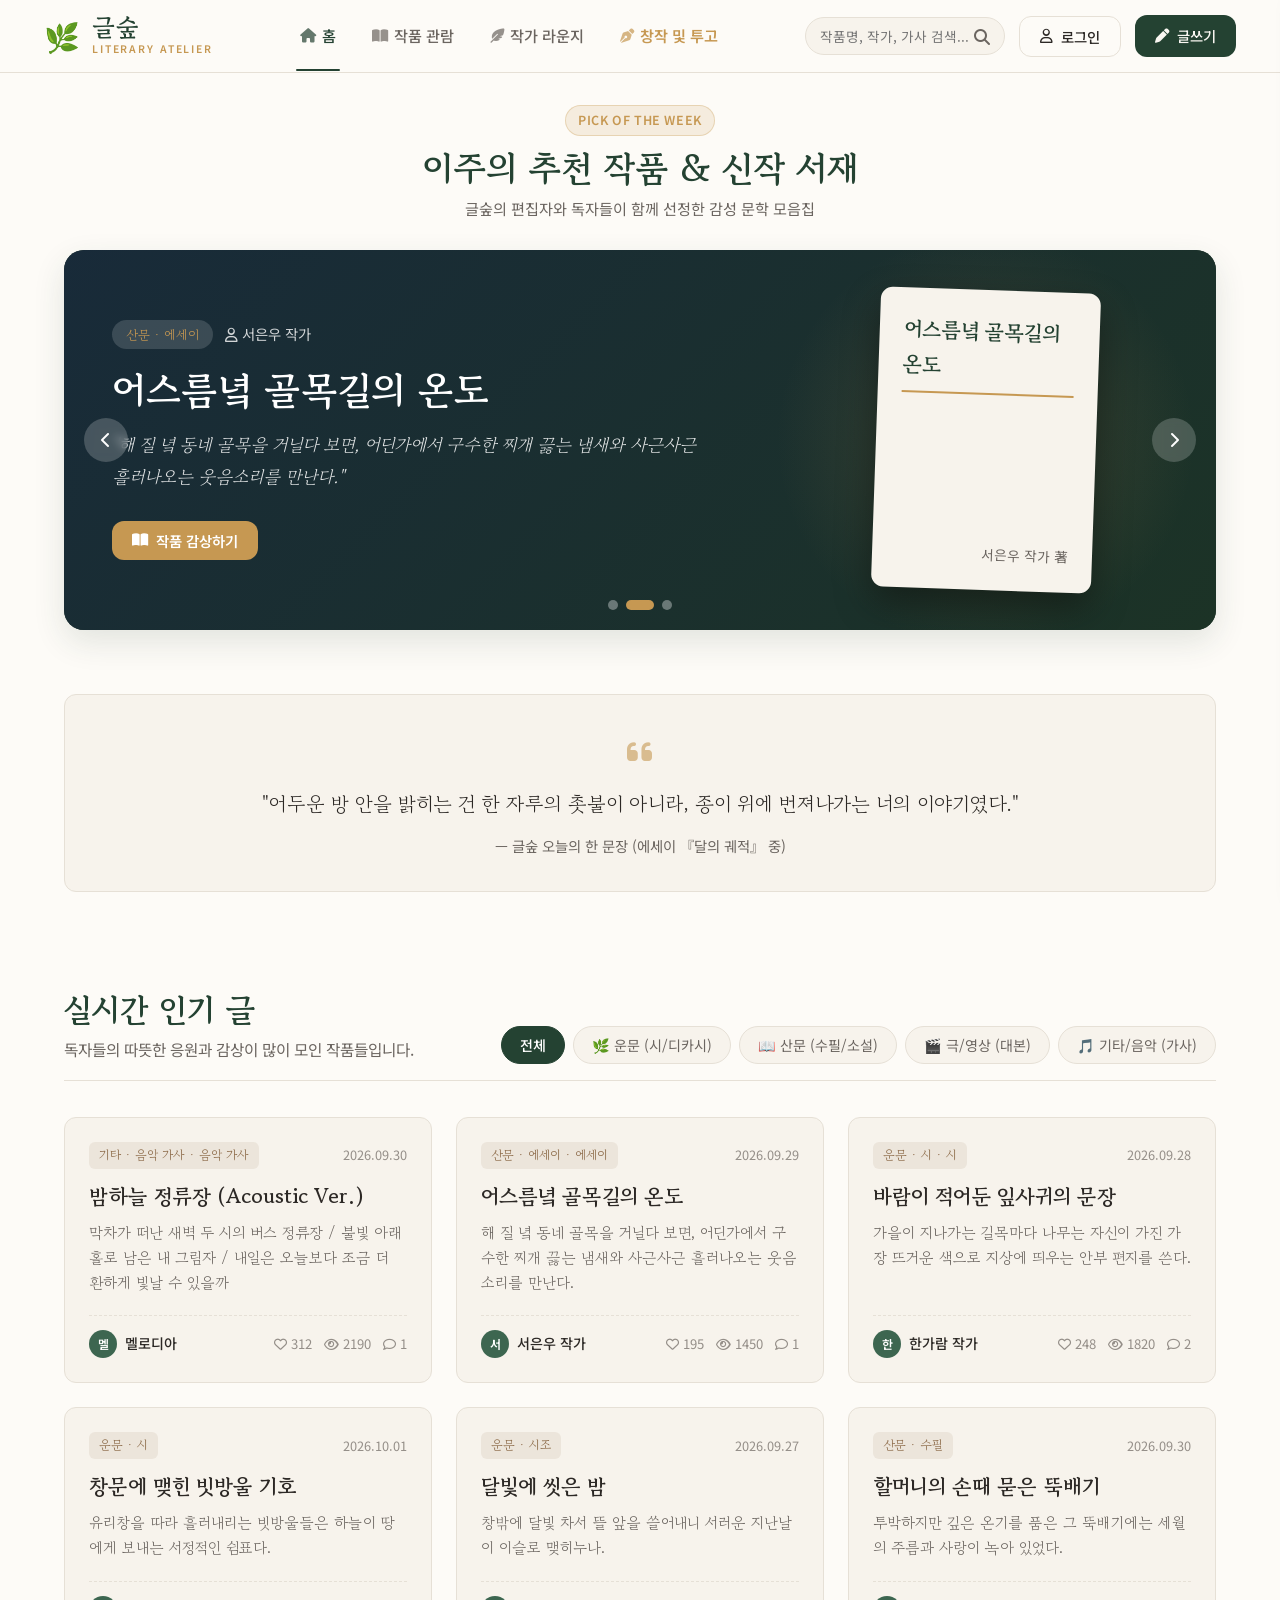
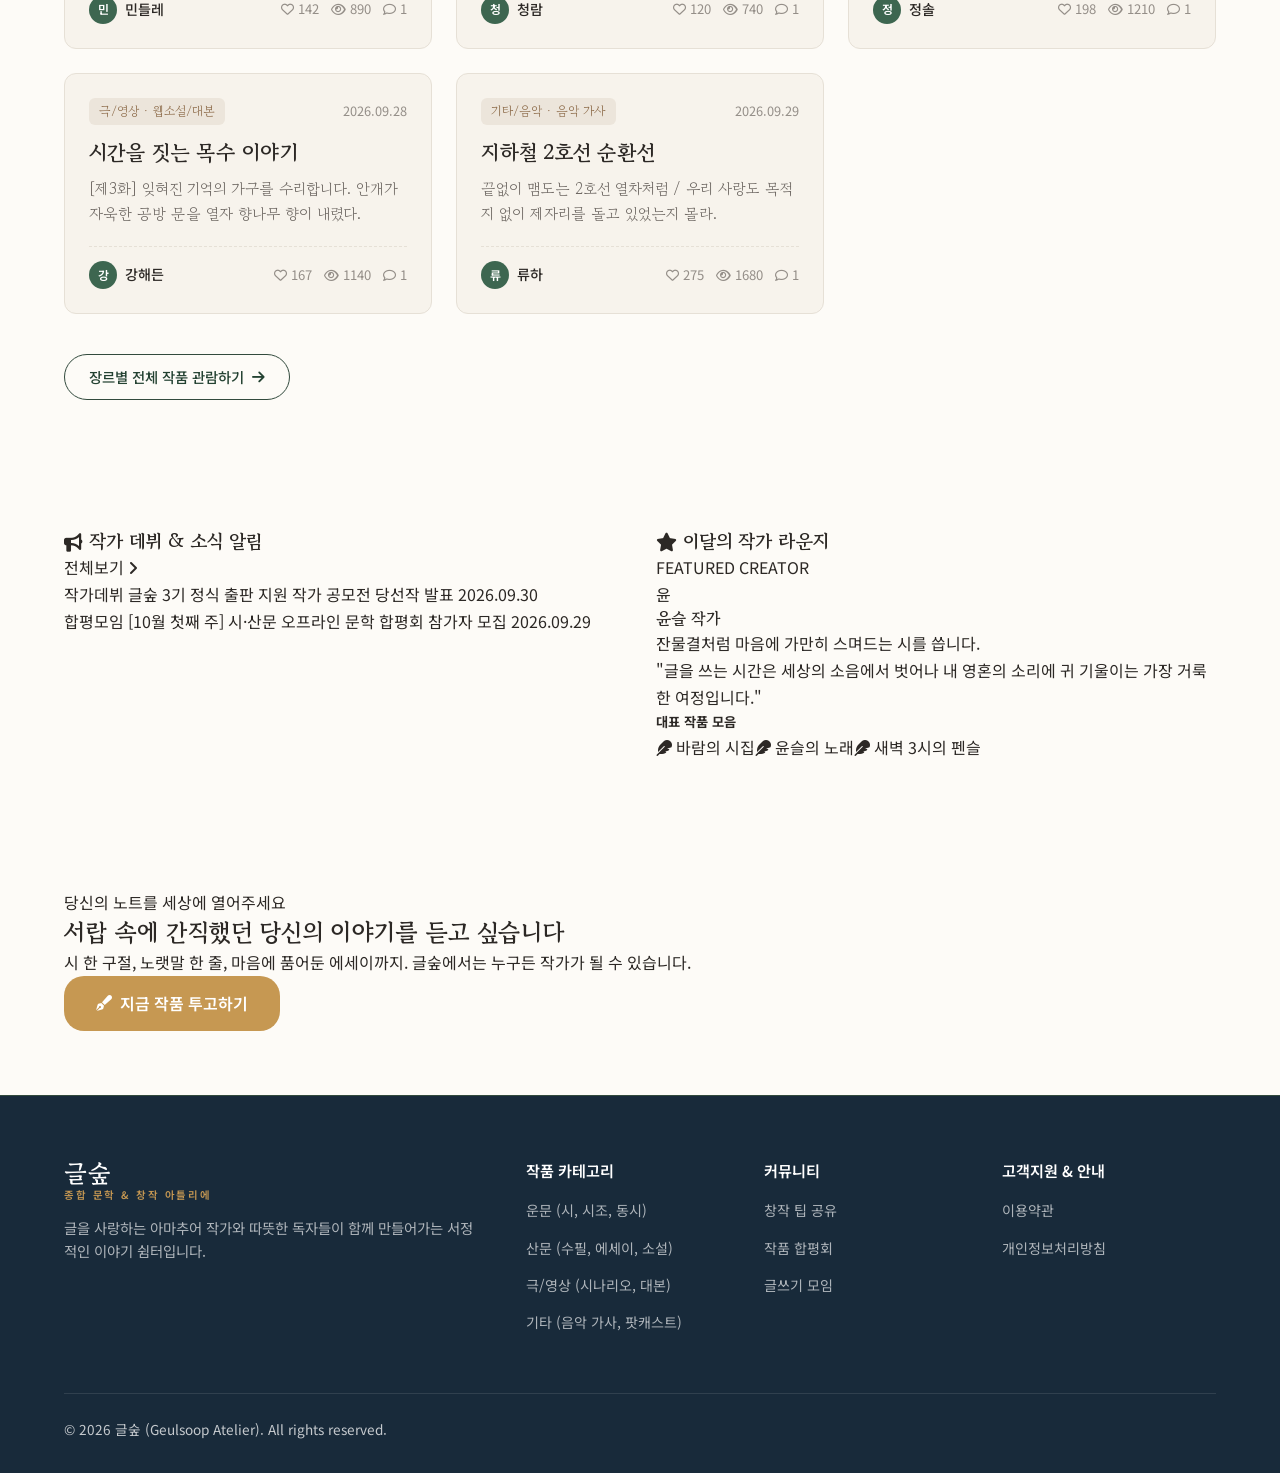
<file: index.html>
<!DOCTYPE html>
<html lang="ko">
<head>
    <meta charset="UTF-8">
    <meta name="viewport" content="width=device-width, initial-scale=1.0">
    <title>글숲 | 마음을 잇는 종합 문학 & 창작 아틀리에</title>
    <meta name="description" content="시, 수필, 소설, 시나리오, 음악 가사 등 감성적인 텍스트 창작물을 나누는 아마추어 작가와 독자들의 공간">
    
    <!-- Google Fonts -->
    <link rel="preconnect" href="https://fonts.googleapis.com">
    <link rel="preconnect" href="https://fonts.gstatic.com" crossorigin>
    <link href="https://fonts.googleapis.com/css2?family=Gowun+Batang:wght@400;700&family=Noto+Sans+KR:wght@300;400;500;600;700&family=Playfair+Display:ital,wght@0,600;1,400&display=swap" rel="stylesheet">
    
    <!-- FontAwesome Icons -->
    <link rel="stylesheet" href="https://cdnjs.cloudflare.com/ajax/libs/font-awesome/6.4.0/css/all.min.css">
    
    <!-- CSS Stylesheets -->
    <link rel="stylesheet" href="css/style.css">
    <link rel="stylesheet" href="css/components.css">
    <link rel="stylesheet" href="css/responsive.css">
</head>
<body>
    <!-- Top Navigation Bar -->
    <header class="site-header">
        <div class="header-container">
            <a href="index.html" class="logo">
                <span class="logo-icon">🌿</span>
                <div class="logo-text">
                    <span class="brand-title">글숲</span>
                    <span class="brand-subtitle">LITERARY ATELIER</span>
                </div>
            </a>

            <nav class="main-nav">
                <ul class="nav-list">
                    <li><a href="index.html" class="nav-link active"><i class="fa-solid fa-house"></i> 홈</a></li>
                    <li><a href="pages/gallery.html" class="nav-link"><i class="fa-solid fa-book-open"></i> 작품 관람</a></li>
                    <li><a href="pages/lounge.html" class="nav-link"><i class="fa-solid fa-feather-pointed"></i> 작가 라운지</a></li>
                    <li><a href="pages/write.html" class="nav-link highlight-link"><i class="fa-solid fa-pen-nib"></i> 창작 및 투고</a></li>
                </ul>
            </nav>

            <div class="header-actions">
                <div class="search-box">
                    <input type="text" id="globalSearch" placeholder="작품명, 작가, 가사 검색..." aria-label="검색">
                    <button type="button" aria-label="검색 버튼"><i class="fa-solid fa-magnifying-glass"></i></button>
                </div>
                <button class="btn btn-outline" id="loginBtn"><i class="fa-regular fa-user"></i> 로그인</button>
                <a href="pages/write.html" class="btn btn-primary"><i class="fa-solid fa-pen"></i> 글쓰기</a>
            </div>

            <button class="mobile-menu-toggle" id="mobileMenuBtn" aria-label="메뉴 열기">
                <i class="fa-solid fa-bars"></i>
            </button>
        </div>
    </header>

    <!-- Mobile Navigation Drawer -->
    <div class="mobile-nav-drawer" id="mobileNav">
        <div class="mobile-nav-header">
            <span class="brand-title">글숲</span>
            <button id="closeMobileNav"><i class="fa-solid fa-xmark"></i></button>
        </div>
        <ul class="mobile-nav-list">
            <li><a href="index.html" class="active"><i class="fa-solid fa-house"></i> 홈</a></li>
            <li><a href="pages/gallery.html"><i class="fa-solid fa-book-open"></i> 작품 관람</a></li>
            <li><a href="pages/lounge.html"><i class="fa-solid fa-feather-pointed"></i> 작가 라운지</a></li>
            <li><a href="pages/write.html"><i class="fa-solid fa-pen-nib"></i> 창작 및 투고</a></li>
        </ul>
        <div class="mobile-actions">
            <a href="pages/write.html" class="btn btn-primary btn-block"><i class="fa-solid fa-pen"></i> 새로 글 쓰기</a>
        </div>
    </div>

    <!-- Main Content Area -->
    <main class="main-content">
        <!-- 1. Featured Works Slider Banner (이주의 추천 작품 및 신작) -->
        <section class="hero-slider-section">
            <div class="section-container">
                <div class="slider-header-title">
                    <span class="badge badge-accent">PICK OF THE WEEK</span>
                    <h2>이주의 추천 작품 & 신작 서재</h2>
                    <p>글숲의 편집자와 독자들이 함께 선정한 감성 문학 모음집</p>
                </div>

                <div class="slider-wrapper" id="heroSlider">
                    <!-- Slider slides dynamically rendered by JS -->
                    <div class="slides-container" id="slidesContainer"></div>

                    <!-- Slider Controls -->
                    <button class="slider-nav prev-btn" id="sliderPrev" aria-label="이전 슬라이드"><i class="fa-solid fa-chevron-left"></i></button>
                    <button class="slider-nav next-btn" id="sliderNext" aria-label="다음 슬라이드"><i class="fa-solid fa-chevron-right"></i></button>
                    
                    <div class="slider-dots" id="sliderDots"></div>
                </div>
            </div>
        </section>

        <!-- Literary Quote Bar -->
        <section class="quote-bar-section">
            <div class="section-container">
                <div class="quote-card">
                    <div class="quote-icon"><i class="fa-solid fa-quote-left"></i></div>
                    <blockquote class="quote-text" id="dailyQuote">
                        "어두운 방 안을 밝히는 건 한 자루의 촛불이 아니라, 종이 위에 번져나가는 너의 이야기였다."
                    </blockquote>
                    <cite class="quote-author" id="dailyQuoteAuthor">— 글숲 오늘의 한 문장 (에세이 『달의 궤적』 중)</cite>
                </div>
            </div>
        </section>

        <!-- 2. Real-time Popular Works Grid by Genre (장르별 실시간 인기 글) -->
        <section class="genre-popular-section">
            <div class="section-container">
                <div class="section-heading">
                    <div>
                        <h2>실시간 인기 글</h2>
                        <p>독자들의 따뜻한 응원과 감상이 많이 모인 작품들입니다.</p>
                    </div>
                    
                    <!-- Genre Filter Tabs -->
                    <div class="genre-tabs" id="genreTabs">
                        <button class="tab-btn active" data-genre="all">전체</button>
                        <button class="tab-btn" data-genre="verse">🌿 운문 (시/디카시)</button>
                        <button class="tab-btn" data-genre="prose">📖 산문 (수필/소설)</button>
                        <button class="tab-btn" data-genre="drama">🎬 극/영상 (대본)</button>
                        <button class="tab-btn" data-genre="music">🎵 기타/음악 (가사)</button>
                    </div>
                </div>

                <!-- Grid Layout -->
                <div class="cards-grid" id="popularGrid">
                    <!-- Cards dynamically inserted via JS -->
                </div>
                
                <div class="center-btn-wrapper">
                    <a href="pages/gallery.html" class="btn btn-outline-dark">장르별 전체 작품 관람하기 <i class="fa-solid fa-arrow-right"></i></a>
                </div>
            </div>
        </section>

        <!-- 3. Writer Lounge & Debut News Section -->
        <section class="news-lounge-section">
            <div class="section-container">
                <div class="two-column-layout">
                    
                    <!-- Debut & Creative News -->
                    <div class="column-box news-box">
                        <div class="column-header">
                            <h3><i class="fa-solid fa-bullhorn icon-accent"></i> 작가 데뷔 & 소식 알림</h3>
                            <a href="pages/lounge.html" class="more-link">전체보기 <i class="fa-solid fa-angle-right"></i></a>
                        </div>
                        <ul class="news-list" id="newsList"></ul>
                    </div>

                    <!-- Featured Writer Spotlight -->
                    <div class="column-box writer-spotlight-box">
                        <div class="column-header">
                            <h3><i class="fa-solid fa-star icon-accent"></i> 이달의 작가 라운지</h3>
                            <span class="sub-tag">FEATURED CREATOR</span>
                        </div>
                        <div class="writer-card-spotlight" id="writerSpotlight"></div>
                    </div>

                </div>
            </div>
        </section>

        <!-- 4. Writing Encouragement CTA Section -->
        <section class="cta-banner-section">
            <div class="section-container">
                <div class="cta-content">
                    <div class="cta-text">
                        <span class="cta-subtitle">당신의 노트를 세상에 열어주세요</span>
                        <h2>서랍 속에 간직했던 당신의 이야기를 듣고 싶습니다</h2>
                        <p>시 한 구절, 노랫말 한 줄, 마음에 품어둔 에세이까지. 글숲에서는 누구든 작가가 될 수 있습니다.</p>
                    </div>
                    <div class="cta-actions">
                        <a href="pages/write.html" class="btn btn-gold btn-lg"><i class="fa-solid fa-pen-fancy"></i> 지금 작품 투고하기</a>
                    </div>
                </div>
            </div>
        </section>
    </main>

    <!-- Reading Preview Modal (본문 + 댓글 기능 포함) -->
    <div class="modal-overlay" id="readingModal">
        <div class="modal-card">
            <div class="modal-header">
                <div class="modal-genre-tag" id="modalGenre">운문 · 시</div>
                <button class="modal-close-btn" id="closeModalBtn" aria-label="닫기"><i class="fa-solid fa-xmark"></i></button>
            </div>
            
            <div class="modal-toolbar">
                <div class="font-controls">
                    <button id="fontDecBtn" title="글자 축소">A-</button>
                    <button id="fontIncBtn" title="글자 확대">A+</button>
                </div>
                <div class="theme-controls">
                    <button class="theme-dot ivory active" data-theme="ivory" title="아이보리 테마"></button>
                    <button class="theme-dot warm" data-theme="warm" title="웜그레이 테마"></button>
                    <button class="theme-dot dark" data-theme="dark" title="다크 테마"></button>
                </div>
            </div>

            <div class="modal-body" id="modalBody">
                <h2 class="modal-title" id="modalTitle">작품 제목</h2>
                <div class="modal-author-info">
                    <span class="author-name" id="modalAuthor">작가명</span>
                    <span class="dot-sep">•</span>
                    <span class="modal-date" id="modalDate">2026.10.01</span>
                </div>

                <div class="modal-text-content" id="modalText"></div>
                <div class="modal-tags" id="modalTags"></div>

                <!-- Comments Area -->
                <div class="comments-section">
                    <h3 class="comments-header-title">
                        <i class="fa-regular fa-comments"></i> 독자 감상 & 댓글 (<span id="modalCommentsCount">0</span>)
                    </h3>

                    <!-- Comment Submission Form -->
                    <form class="comment-form-box" id="homeModalCommentForm">
                        <div class="comment-inputs-row">
                            <input type="text" id="homeCommentAuthor" placeholder="닉네임 / 독자명" required>
                        </div>
                        <div class="comment-textarea-box">
                            <textarea id="homeCommentText" placeholder="작품에 전하고 싶은 따뜻한 응원이나 감평을 남겨주세요..." required></textarea>
                        </div>
                        <div class="comment-form-footer">
                            <button type="submit" class="btn btn-primary" style="padding: 6px 18px; font-size: 0.85rem;">
                                <i class="fa-solid fa-paper-plane"></i> 댓글 등록
                            </button>
                        </div>
                    </form>

                    <!-- Comments List -->
                    <div class="comments-list-container" id="modalCommentsList"></div>
                </div>
            </div>

            <div class="modal-footer">
                <div class="modal-stats">
                    <button class="btn-like" id="likeBtn"><i class="fa-regular fa-heart"></i> <span id="likeCount">0</span></button>
                    <span class="stat-item"><i class="fa-regular fa-eye"></i> <span id="viewCount">0</span></span>
                </div>
                <button class="btn btn-gold" onclick="alert('작가 후원 기능이 제공됩니다. ☕')"><i class="fa-solid fa-mug-hot"></i> 작가 후원하기</button>
            </div>
        </div>
    </div>

    <!-- Site Footer -->
    <footer class="site-footer">
        <div class="footer-container">
            <div class="footer-top">
                <div class="footer-brand">
                    <div class="logo-text">
                        <span class="brand-title">글숲</span>
                        <span class="brand-subtitle">종합 문학 & 창작 아틀리에</span>
                    </div>
                    <p class="footer-desc">글을 사랑하는 아마추어 작가와 따뜻한 독자들이 함께 만들어가는 서정적인 이야기 쉼터입니다.</p>
                </div>
                <div class="footer-links-group">
                    <div class="footer-col">
                        <h4>작품 카테고리</h4>
                        <ul>
                            <li><a href="pages/gallery.html?genre=verse">운문 (시, 시조, 동시)</a></li>
                            <li><a href="pages/gallery.html?genre=prose">산문 (수필, 에세이, 소설)</a></li>
                            <li><a href="pages/gallery.html?genre=drama">극/영상 (시나리오, 대본)</a></li>
                            <li><a href="pages/gallery.html?genre=music">기타 (음악 가사, 팟캐스트)</a></li>
                        </ul>
                    </div>
                    <div class="footer-col">
                        <h4>커뮤니티</h4>
                        <ul>
                            <li><a href="pages/lounge.html#tips">창작 팁 공유</a></li>
                            <li><a href="pages/lounge.html#feedback">작품 합평회</a></li>
                            <li><a href="pages/lounge.html#clubs">글쓰기 모임</a></li>
                        </ul>
                    </div>
                    <div class="footer-col">
                        <h4>고객지원 & 안내</h4>
                        <ul>
                            <li><a href="#">이용약관</a></li>
                            <li><a href="#">개인정보처리방침</a></li>
                        </ul>
                    </div>
                </div>
            </div>
            <div class="footer-bottom">
                <p>&copy; 2026 글숲 (Geulsoop Atelier). All rights reserved.</p>
            </div>
        </div>
    </footer>

    <!-- JS Scripts -->
    <script src="js/data.js"></script>
    <script src="js/slider.js"></script>
    <script src="js/main.js"></script>
</body>
</html>
</file>
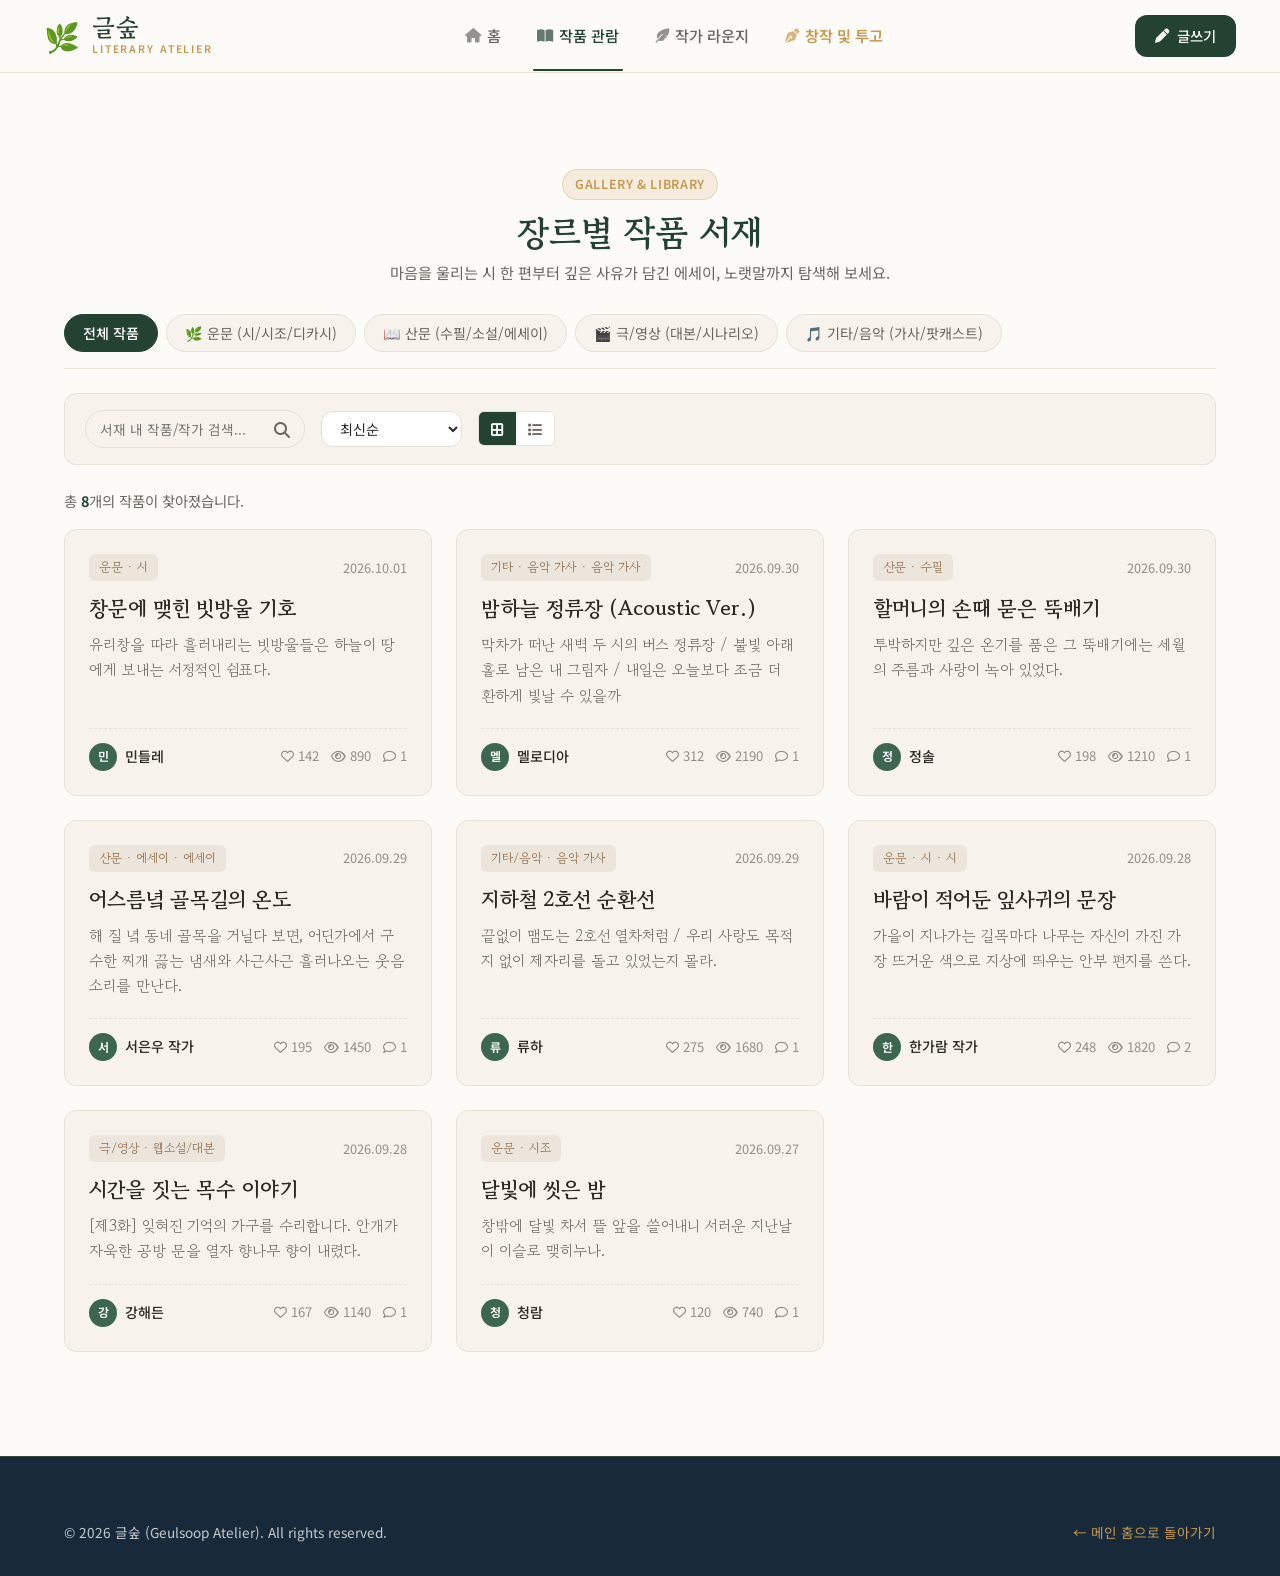
<file: pages/gallery.html>
<!DOCTYPE html>
<html lang="ko">
<head>
    <meta charset="UTF-8">
    <meta name="viewport" content="width=device-width, initial-scale=1.0">
    <title>작품 서재 & 관람 | 글숲 Literary Atelier</title>
    <meta name="description" content="운문(시/디카시), 산문(수필/소설), 극/대본, 음악 가사 등 장르별 창작물을 감상하고 댓글로 소통하는 공간">
    
    <!-- Google Fonts -->
    <link rel="preconnect" href="https://fonts.googleapis.com">
    <link rel="preconnect" href="https://fonts.gstatic.com" crossorigin>
    <link href="https://fonts.googleapis.com/css2?family=Gowun+Batang:wght@400;700&family=Noto+Sans+KR:wght@300;400;500;600;700&display=swap" rel="stylesheet">
    
    <!-- FontAwesome Icons -->
    <link rel="stylesheet" href="https://cdnjs.cloudflare.com/ajax/libs/font-awesome/6.4.0/css/all.min.css">
    
    <!-- Stylesheets -->
    <link rel="stylesheet" href="../css/style.css">
    <link rel="stylesheet" href="../css/components.css">
    <link rel="stylesheet" href="../css/responsive.css">
</head>
<body>
    <!-- Top Header -->
    <header class="site-header">
        <div class="header-container">
            <a href="../index.html" class="logo">
                <span class="logo-icon">🌿</span>
                <div class="logo-text">
                    <span class="brand-title">글숲</span>
                    <span class="brand-subtitle">LITERARY ATELIER</span>
                </div>
            </a>

            <nav class="main-nav">
                <ul class="nav-list">
                    <li><a href="../index.html" class="nav-link"><i class="fa-solid fa-house"></i> 홈</a></li>
                    <li><a href="gallery.html" class="nav-link active"><i class="fa-solid fa-book-open"></i> 작품 관람</a></li>
                    <li><a href="lounge.html" class="nav-link"><i class="fa-solid fa-feather-pointed"></i> 작가 라운지</a></li>
                    <li><a href="write.html" class="nav-link highlight-link"><i class="fa-solid fa-pen-nib"></i> 창작 및 투고</a></li>
                </ul>
            </nav>

            <div class="header-actions">
                <a href="write.html" class="btn btn-primary"><i class="fa-solid fa-pen"></i> 글쓰기</a>
            </div>
        </div>
    </header>

    <!-- Main Content -->
    <main class="main-content" style="padding-top: 32px;">
        <section class="gallery-hero-section">
            <div class="section-container">
                <div class="slider-header-title">
                    <span class="badge badge-accent">GALLERY & LIBRARY</span>
                    <h2>장르별 작품 서재</h2>
                    <p>마음을 울리는 시 한 편부터 깊은 사유가 담긴 에세이, 노랫말까지 탐색해 보세요.</p>
                </div>

                <!-- Genre Filter Tabs -->
                <div class="section-heading" style="margin-bottom: 24px;">
                    <div class="genre-tabs" id="galleryGenreTabs">
                        <button class="tab-btn active" data-genre="all">전체 작품</button>
                        <button class="tab-btn" data-genre="verse">🌿 운문 (시/시조/디카시)</button>
                        <button class="tab-btn" data-genre="prose">📖 산문 (수필/소설/에세이)</button>
                        <button class="tab-btn" data-genre="drama">🎬 극/영상 (대본/시나리오)</button>
                        <button class="tab-btn" data-genre="music">🎵 기타/음악 (가사/팟캐스트)</button>
                    </div>
                </div>

                <!-- Filter & Control Toolbar -->
                <div class="gallery-filter-toolbar">
                    <div class="subgenre-pills" id="gallerySubGenrePills" style="display: none;">
                        <!-- Subgenre pills injected dynamically via JS -->
                    </div>

                    <div class="gallery-controls">
                        <!-- Search in Gallery -->
                        <div class="search-box" style="width: 220px;">
                            <input type="text" id="gallerySearchInput" placeholder="서재 내 작품/작가 검색...">
                            <button><i class="fa-solid fa-magnifying-glass"></i></button>
                        </div>

                        <!-- Sort Select -->
                        <div class="sort-select-box">
                            <select id="gallerySortSelect" aria-label="정렬 방식">
                                <option value="latest">최신순</option>
                                <option value="popular">인기순 (좋아요)</option>
                                <option value="views">조회순</option>
                                <option value="comments">댓글많은순</option>
                            </select>
                        </div>

                        <!-- View Toggle -->
                        <div class="view-toggle-btns">
                            <button class="view-btn active" id="viewToggleGrid" title="카드 그리드 뷰"><i class="fa-solid fa-border-all"></i></button>
                            <button class="view-btn" id="viewToggleList" title="리스트 목록 뷰"><i class="fa-solid fa-list"></i></button>
                        </div>
                    </div>
                </div>

                <!-- Total Count Indicator -->
                <div style="margin-bottom: 16px; font-size: 0.9rem; color: var(--text-muted);">
                    총 <strong id="galleryTotalCount" style="color: var(--color-primary);">0</strong>개의 작품이 찾아졌습니다.
                </div>

                <!-- Gallery Cards Grid / List Container -->
                <div id="galleryGrid" class="cards-grid">
                    <!-- Dynamic rendering by gallery.js -->
                </div>
            </div>
        </section>
    </main>

    <!-- Work Detail & Reading View Modal (본문 + 댓글 기능 포함) -->
    <div class="modal-overlay" id="workDetailModal">
        <div class="modal-card">
            <div class="modal-header">
                <div class="modal-genre-tag" id="detailGenre">운문 · 시</div>
                <button class="modal-close-btn" id="closeDetailModalBtn" aria-label="닫기"><i class="fa-solid fa-xmark"></i></button>
            </div>

            <!-- Toolbar: Font size & Theme switcher -->
            <div class="modal-toolbar">
                <div class="font-controls">
                    <button id="detailFontDec" title="글자 축소">A-</button>
                    <button id="detailFontInc" title="글자 확대">A+</button>
                </div>
                <div class="theme-controls">
                    <button class="theme-dot ivory active" data-theme="ivory" title="아이보리 테마"></button>
                    <button class="theme-dot warm" data-theme="warm" title="웜그레이 테마"></button>
                    <button class="theme-dot dark" data-theme="dark" title="다크 테마"></button>
                </div>
            </div>

            <!-- Body View -->
            <div class="modal-body">
                <h2 class="modal-title" id="detailTitle">작품 제목</h2>
                
                <div class="modal-author-info">
                    <span class="author-name" id="detailAuthor">작가명</span>
                    <span class="dot-sep">•</span>
                    <span class="modal-date" id="detailDate">2026.10.01</span>
                </div>

                <div class="modal-text-content" id="detailText">
                    <!-- Full Content Text -->
                </div>

                <div class="modal-tags" id="detailTags">
                    <!-- Tags -->
                </div>

                <!-- Author Bio Box -->
                <div class="detail-author-bio-box">
                    <div class="author-avatar" id="detailAuthorAvatar" style="width: 44px; height: 44px; font-size: 1.1rem;">작</div>
                    <div>
                        <h4>작가 한마디</h4>
                        <p id="detailAuthorBio">글숲에서 따뜻한 서사를 지어가는 창작자입니다.</p>
                    </div>
                </div>

                <!-- Real-time Comments Section -->
                <div class="comments-section">
                    <h3 class="comments-header-title">
                        <i class="fa-regular fa-comments"></i> 독자 감상 & 댓글 (<span id="detailCommentsCount">0</span>)
                    </h3>

                    <!-- Comment Submission Form -->
                    <form class="comment-form-box" id="addCommentForm">
                        <div class="comment-inputs-row">
                            <input type="text" id="commentInputAuthor" placeholder="닉네임 / 독자명" required>
                        </div>
                        <div class="comment-textarea-box">
                            <textarea id="commentInputText" placeholder="작품에 전하고 싶은 따뜻한 응원이나 감평을 남겨주세요..." required></textarea>
                        </div>
                        <div class="comment-form-footer">
                            <button type="submit" class="btn btn-primary" style="padding: 6px 18px; font-size: 0.85rem;">
                                <i class="fa-solid fa-paper-plane"></i> 댓글 등록
                            </button>
                        </div>
                    </form>

                    <!-- Comments List -->
                    <div class="comments-list-container" id="detailCommentsList">
                        <!-- Comments rendered dynamically -->
                    </div>
                </div>
            </div>

            <!-- Modal Footer Controls -->
            <div class="modal-footer">
                <div class="modal-stats">
                    <button class="btn-like" id="detailLikeBtn"><i class="fa-regular fa-heart"></i> <span id="detailLikesCount">0</span></button>
                    <span class="stat-item"><i class="fa-regular fa-eye"></i> <span id="detailViewsCount">0</span></span>
                </div>
                <button class="btn btn-gold" onclick="alert('작가님께 응원의 원고료/커피 후원하기 기능이 준비되어 있습니다. ☕')">
                    <i class="fa-solid fa-mug-hot"></i> 작가 후원하기
                </button>
            </div>
        </div>
    </div>

    <!-- Site Footer -->
    <footer class="site-footer">
        <div class="footer-container">
            <div class="footer-bottom" style="border: none; padding: 0;">
                <p>&copy; 2026 글숲 (Geulsoop Atelier). All rights reserved.</p>
                <a href="../index.html" style="color: var(--color-gold);">← 메인 홈으로 돌아가기</a>
            </div>
        </div>
    </footer>

    <!-- JS Scripts -->
    <script src="../js/data.js"></script>
    <script src="../js/gallery.js"></script>
</body>
</html>
</file>
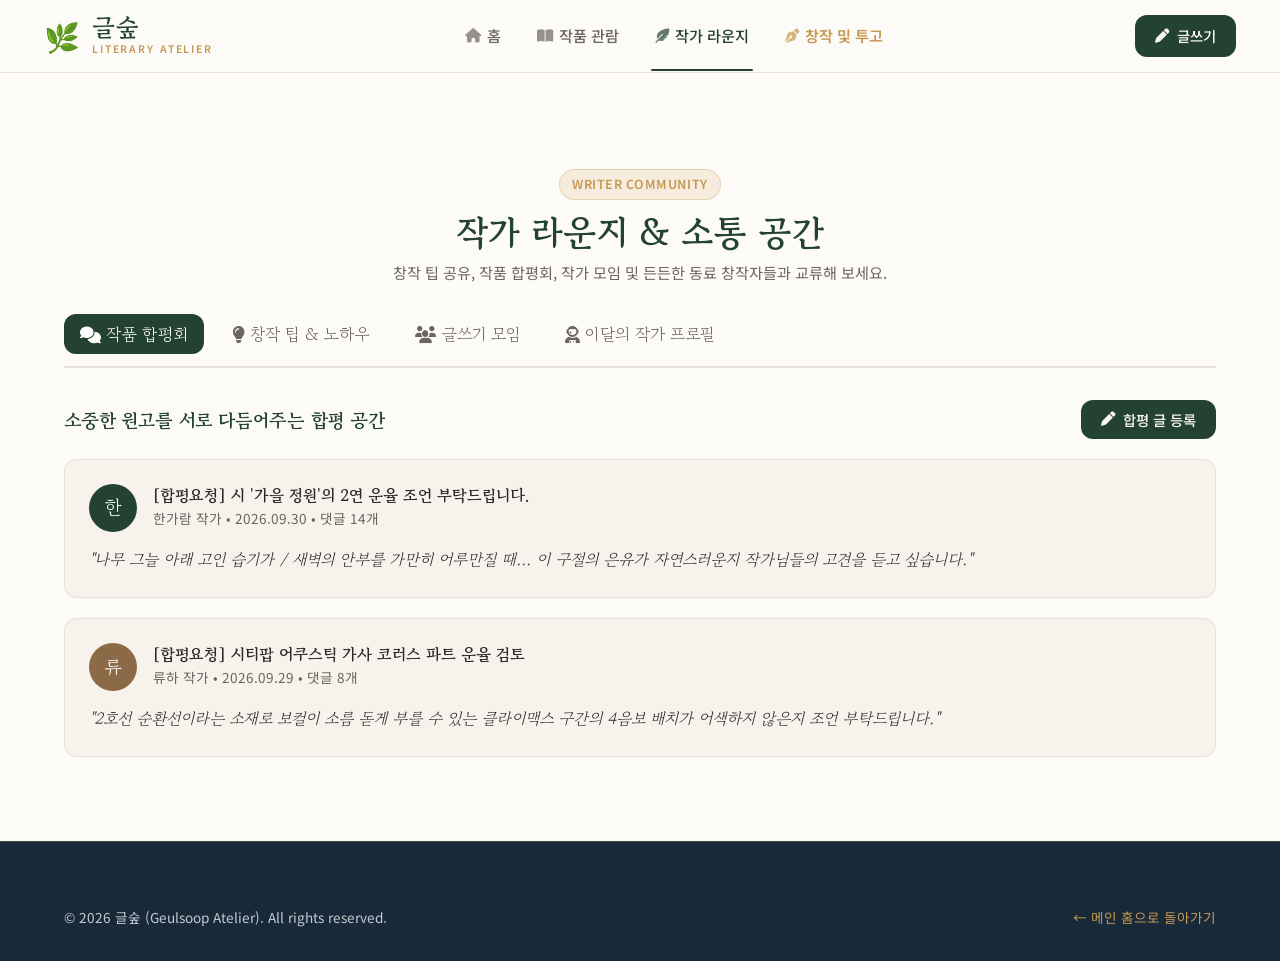
<file: pages/lounge.html>
<!DOCTYPE html>
<html lang="ko">
<head>
    <meta charset="UTF-8">
    <meta name="viewport" content="width=device-width, initial-scale=1.0">
    <title>작가 라운지 & 커뮤니티 | 글숲 Literary Atelier</title>
    <meta name="description" content="글쓰기를 사랑하는 아마추어 작가들의 합평회, 창작 팁 공유, 프로필 소개 및 글쓰기 모임 공간">
    
    <!-- Google Fonts -->
    <link rel="preconnect" href="https://fonts.googleapis.com">
    <link rel="preconnect" href="https://fonts.gstatic.com" crossorigin>
    <link href="https://fonts.googleapis.com/css2?family=Gowun+Batang:wght@400;700&family=Noto+Sans+KR:wght@300;400;500;600;700&display=swap" rel="stylesheet">
    
    <!-- FontAwesome Icons -->
    <link rel="stylesheet" href="https://cdnjs.cloudflare.com/ajax/libs/font-awesome/6.4.0/css/all.min.css">
    
    <!-- Stylesheets -->
    <link rel="stylesheet" href="../css/style.css">
    <link rel="stylesheet" href="../css/components.css">
    <link rel="stylesheet" href="../css/responsive.css">

    <style>
        .lounge-tabs {
            display: flex;
            gap: 12px;
            margin-bottom: 32px;
            border-bottom: 2px solid var(--border-color);
            padding-bottom: 12px;
        }

        .lounge-tab-btn {
            font-family: var(--font-serif);
            font-size: 1.05rem;
            color: var(--text-muted);
            padding: 8px 16px;
            border-radius: var(--radius-md);
            transition: all var(--transition-fast);
        }

        .lounge-tab-btn.active {
            background-color: var(--color-primary);
            color: #FFF;
        }

        .lounge-card-box {
            background-color: var(--bg-surface);
            border: 1px solid var(--border-color);
            border-radius: var(--radius-md);
            padding: 24px;
            margin-bottom: 20px;
            transition: all var(--transition-fast);
        }

        .lounge-card-box:hover {
            background-color: #FFF;
            box-shadow: var(--shadow-sm);
        }

        .lounge-author-header {
            display: flex;
            align-items: center;
            gap: 16px;
            margin-bottom: 14px;
        }

        .lounge-avatar {
            width: 48px;
            height: 48px;
            border-radius: 50%;
            background-color: var(--color-primary);
            color: #FFF;
            display: flex;
            align-items: center;
            justify-content: center;
            font-size: 1.2rem;
            font-family: var(--font-serif);
        }

        .badge-club {
            background-color: rgba(198, 152, 82, 0.15);
            color: var(--color-gold);
            padding: 2px 10px;
            border-radius: var(--radius-full);
            font-size: 0.78rem;
            font-weight: 600;
        }
    </style>
</head>
<body>
    <!-- Top Header -->
    <header class="site-header">
        <div class="header-container">
            <a href="../index.html" class="logo">
                <span class="logo-icon">🌿</span>
                <div class="logo-text">
                    <span class="brand-title">글숲</span>
                    <span class="brand-subtitle">LITERARY ATELIER</span>
                </div>
            </a>

            <nav class="main-nav">
                <ul class="nav-list">
                    <li><a href="../index.html" class="nav-link"><i class="fa-solid fa-house"></i> 홈</a></li>
                    <li><a href="gallery.html" class="nav-link"><i class="fa-solid fa-book-open"></i> 작품 관람</a></li>
                    <li><a href="lounge.html" class="nav-link active"><i class="fa-solid fa-feather-pointed"></i> 작가 라운지</a></li>
                    <li><a href="write.html" class="nav-link highlight-link"><i class="fa-solid fa-pen-nib"></i> 창작 및 투고</a></li>
                </ul>
            </nav>

            <div class="header-actions">
                <a href="write.html" class="btn btn-primary"><i class="fa-solid fa-pen"></i> 글쓰기</a>
            </div>
        </div>
    </header>

    <!-- Main Content -->
    <main class="main-content" style="padding-top: 32px;">
        <section>
            <div class="section-container">
                <div class="slider-header-title">
                    <span class="badge badge-accent">WRITER COMMUNITY</span>
                    <h2>작가 라운지 & 소통 공간</h2>
                    <p>창작 팁 공유, 작품 합평회, 작가 모임 및 든든한 동료 창작자들과 교류해 보세요.</p>
                </div>

                <!-- Community Section Tabs -->
                <div class="lounge-tabs" id="loungeTabs">
                    <button class="lounge-tab-btn active" data-section="critique"><i class="fa-solid fa-comments"></i> 작품 합평회</button>
                    <button class="lounge-tab-btn" data-section="tips"><i class="fa-solid fa-lightbulb"></i> 창작 팁 & 노하우</button>
                    <button class="lounge-tab-btn" data-section="clubs"><i class="fa-solid fa-users"></i> 글쓰기 모임</button>
                    <button class="lounge-tab-btn" data-section="writers"><i class="fa-solid fa-user-astronaut"></i> 이달의 작가 프로필</button>
                </div>

                <!-- Section 1: 작품 합평회 (Critique & Feedback) -->
                <div id="sectionCritique">
                    <div style="display: flex; justify-content: space-between; align-items: center; margin-bottom: 20px;">
                        <h3 style="font-family: var(--font-serif); color: var(--color-primary);">소중한 원고를 서로 다듬어주는 합평 공간</h3>
                        <button class="btn btn-primary" onclick="alert('합평 요청 글 작성 폼이 열립니다.')"><i class="fa-solid fa-pen"></i> 합평 글 등록</button>
                    </div>

                    <div class="lounge-card-box">
                        <div class="lounge-author-header">
                            <div class="lounge-avatar">한</div>
                            <div>
                                <h4>[합평요청] 시 '가을 정원'의 2연 운율 조언 부탁드립니다.</h4>
                                <p style="font-size: 0.85rem; color: var(--text-muted);">한가람 작가 • 2026.09.30 • 댓글 14개</p>
                            </div>
                        </div>
                        <p style="font-family: var(--font-serif); color: var(--text-main); font-style: italic;">
                            "나무 그늘 아래 고인 습기가 / 새벽의 안부를 가만히 어루만질 때... 이 구절의 은유가 자연스러운지 작가님들의 고견을 듣고 싶습니다."
                        </p>
                    </div>

                    <div class="lounge-card-box">
                        <div class="lounge-author-header">
                            <div class="lounge-avatar" style="background:#8C6A48;">류</div>
                            <div>
                                <h4>[합평요청] 시티팝 어쿠스틱 가사 코러스 파트 운율 검토</h4>
                                <p style="font-size: 0.85rem; color: var(--text-muted);">류하 작가 • 2026.09.29 • 댓글 8개</p>
                            </div>
                        </div>
                        <p style="font-family: var(--font-serif); color: var(--text-main); font-style: italic;">
                            "2호선 순환선이라는 소재로 보컬이 소름 돋게 부를 수 있는 클라이맥스 구간의 4음보 배치가 어색하지 않은지 조언 부탁드립니다."
                        </p>
                    </div>
                </div>

                <!-- Section 2: 창작 팁 & 노하우 (Tips) -->
                <div id="sectionTips" style="display: none;">
                    <h3 style="font-family: var(--font-serif); color: var(--color-primary); margin-bottom: 20px;">선배 작가들이 공유하는 창작 노하우</h3>

                    <div class="lounge-card-box">
                        <span class="badge badge-accent" style="margin-bottom: 8px;">운문 팁</span>
                        <h4>💡 시적 은유를 직유보다 자연스럽게 녹여내는 3가지 습관</h4>
                        <p style="font-size: 0.9rem; color: var(--text-muted); margin-top: 6px;">
                            ~처럼, ~같이 대신 사물의 속성을 동작으로 바꾸어 서술할 때 시적 분위기가 깊어집니다...
                        </p>
                    </div>

                    <div class="lounge-card-box">
                        <span class="badge badge-genre" style="margin-bottom: 8px;">극/대본 팁</span>
                        <h4>💡 시나리오 대사에서 '설명조'를 없애고 살아있는 구어체로 바꾸는 팁</h4>
                        <p style="font-size: 0.9rem; color: var(--text-muted); margin-top: 6px;">
                            인물의 말 속에 감정을 모두 실으려 하지 말고, 지문과 행동을 활용해 입체감을 더해 보세요...
                        </p>
                    </div>
                </div>

                <!-- Section 3: 글쓰기 모임 (Clubs) -->
                <div id="sectionClubs" style="display: none;">
                    <h3 style="font-family: var(--font-serif); color: var(--color-primary); margin-bottom: 20px;">함께 써나가는 시너지를 경험하는 소모임</h3>

                    <div class="two-column-layout">
                        <div class="lounge-card-box">
                            <span class="badge-club">모집중 · 온라인</span>
                            <h4 style="margin-top: 8px;">🌅 매일 새벽 6시 10분, 10줄 시 쓰기 클럽</h4>
                            <p style="font-size: 0.88rem; color: var(--text-muted); margin: 8px 0;">
                                매일 아침 제공되는 단어를 주제로 시를 짓고 서로에게 격려를 보내는 감성 모임.
                            </p>
                            <button class="btn btn-outline-dark" onclick="alert('모임 신청이 완료되었습니다!')">참여 신청하기</button>
                        </div>

                        <div class="lounge-card-box">
                            <span class="badge-club">모집중 · 주말</span>
                            <h4 style="margin-top: 8px;">☕ 주말 합평 오프라인 독서 & 창작 모임</h4>
                            <p style="font-size: 0.88rem; color: var(--text-muted); margin: 8px 0;">
                                매주 토요일 오후, 조용한 삼청동 카페에서 모여 자작 수필과 시집을 나눕니다.
                            </p>
                            <button class="btn btn-outline-dark" onclick="alert('모임 신청이 완료되었습니다!')">참여 신청하기</button>
                        </div>
                    </div>
                </div>

                <!-- Section 4: 이달의 작가 프로필 (Writers) -->
                <div id="sectionWriters" style="display: none;">
                    <h3 style="font-family: var(--font-serif); color: var(--color-primary); margin-bottom: 20px;">글숲을 빛내는 작가들의 서재 프로필</h3>

                    <div class="two-column-layout">
                        <div class="lounge-card-box">
                            <div class="lounge-author-header">
                                <div class="lounge-avatar" style="width: 56px; height: 56px; font-size: 1.4rem;">윤</div>
                                <div>
                                    <h4 style="font-size: 1.2rem;">윤슬 작가</h4>
                                    <p style="font-size: 0.85rem; color: var(--color-gold);">시 · 에세이 창작자</p>
                                </div>
                            </div>
                            <p style="font-family: var(--font-serif); font-size: 0.95rem; margin-bottom: 12px;">
                                "잔물결처럼 마음에 가만히 스며드는 시와 글을 지어 올립니다."
                            </p>
                            <a href="gallery.html?search=윤슬" class="btn btn-outline" style="font-size: 0.85rem;">작품 서재 구경하기</a>
                        </div>

                        <div class="lounge-card-box">
                            <div class="lounge-author-header">
                                <div class="lounge-avatar" style="width: 56px; height: 56px; font-size: 1.4rem; background: var(--bg-navy-accent);">서</div>
                                <div>
                                    <h4 style="font-size: 1.2rem;">서은우 작가</h4>
                                    <p style="font-size: 0.85rem; color: var(--color-gold);">수필 · 산문 창작자</p>
                                </div>
                            </div>
                            <p style="font-family: var(--font-serif); font-size: 0.95rem; margin-bottom: 12px;">
                                "해 질 녘 골목길의 온기와 일상의 소중함을 다정한 언어로 채록합니다."
                            </p>
                            <a href="gallery.html?search=서은우" class="btn btn-outline" style="font-size: 0.85rem;">작품 서재 구경하기</a>
                        </div>
                    </div>
                </div>

            </div>
        </section>
    </main>

    <!-- Footer -->
    <footer class="site-footer">
        <div class="footer-container">
            <div class="footer-bottom" style="border: none; padding: 0;">
                <p>&copy; 2026 글숲 (Geulsoop Atelier). All rights reserved.</p>
                <a href="../index.html" style="color: var(--color-gold);">← 메인 홈으로 돌아가기</a>
            </div>
        </div>
    </footer>

    <script>
        document.addEventListener('DOMContentLoaded', () => {
            const tabs = document.querySelectorAll('.lounge-tab-btn');
            const sections = {
                critique: document.getElementById('sectionCritique'),
                tips: document.getElementById('sectionTips'),
                clubs: document.getElementById('sectionClubs'),
                writers: document.getElementById('sectionWriters')
            };

            tabs.forEach(tab => {
                tab.addEventListener('click', () => {
                    tabs.forEach(t => t.classList.remove('active'));
                    tab.classList.add('active');

                    const target = tab.dataset.section;
                    Object.keys(sections).forEach(key => {
                        sections[key].style.display = key === target ? 'block' : 'none';
                    });
                });
            });
        });
    </script>
</body>
</html>
</file>
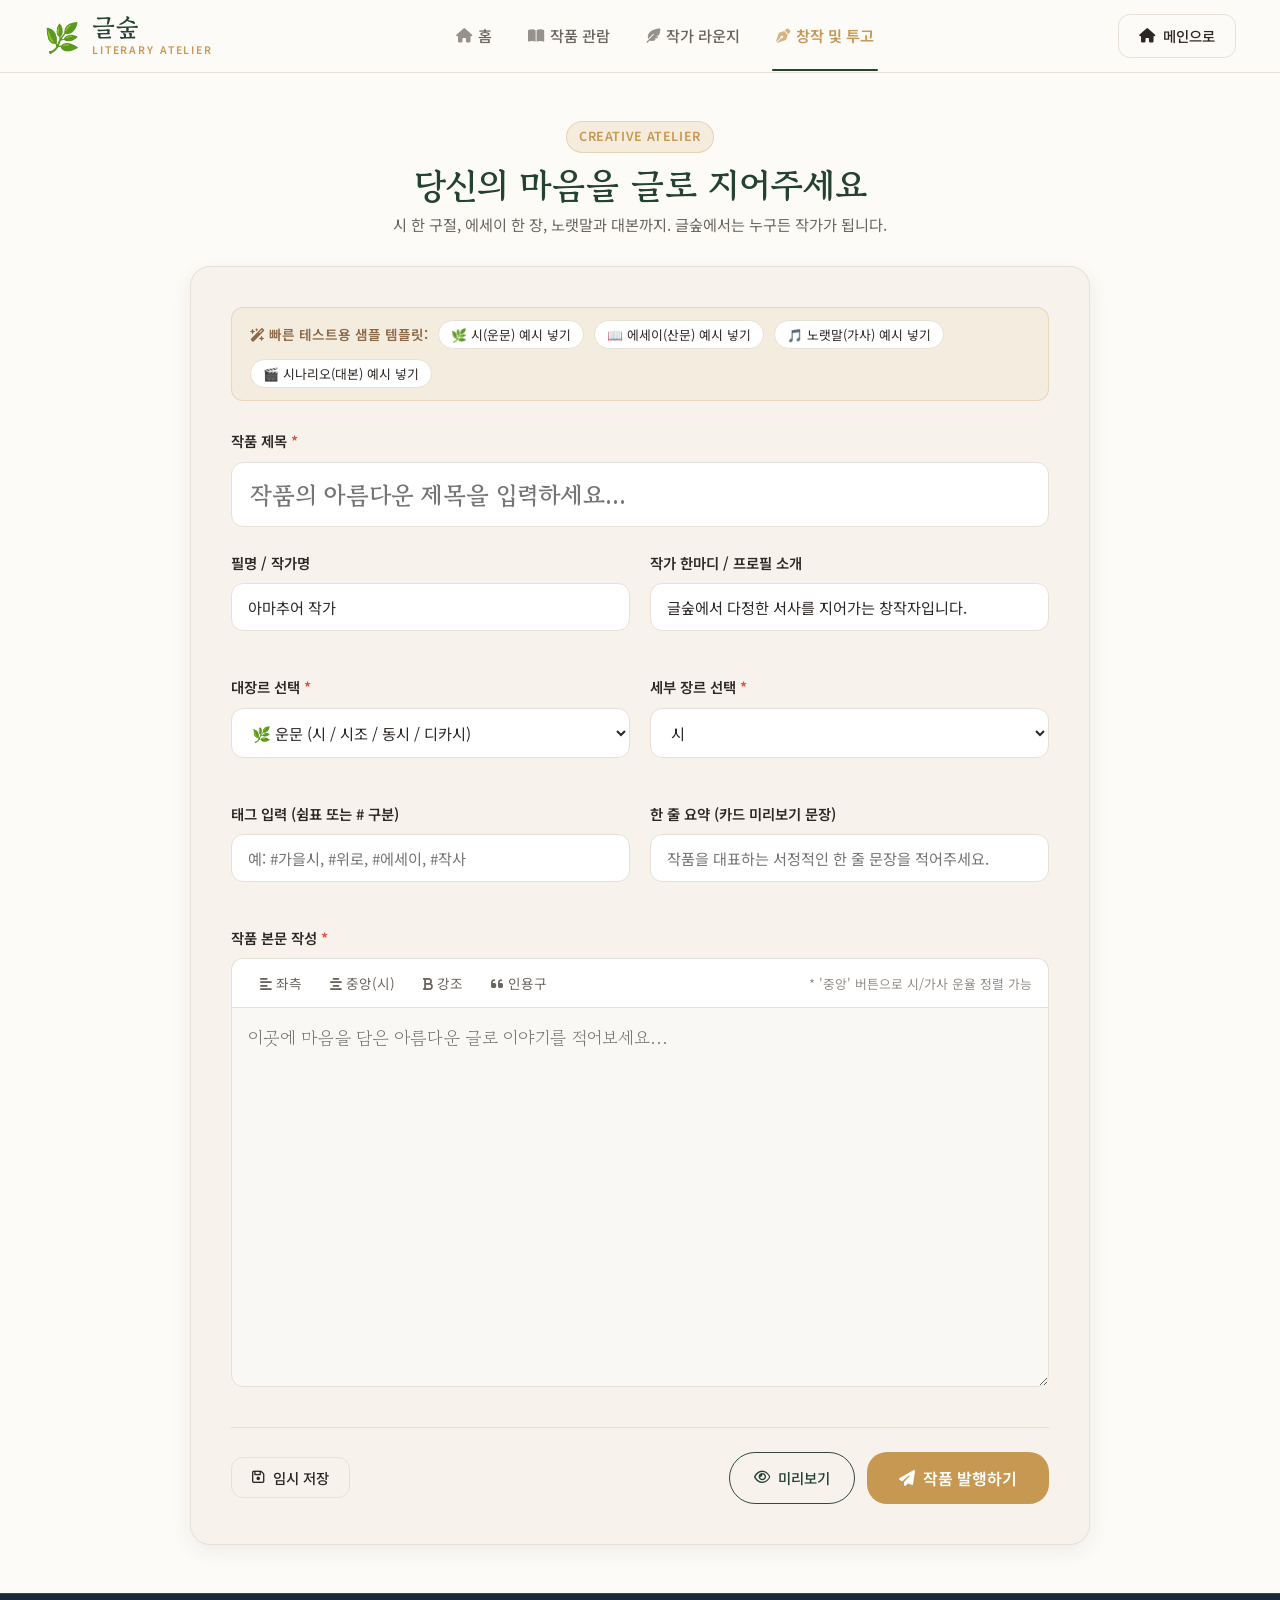
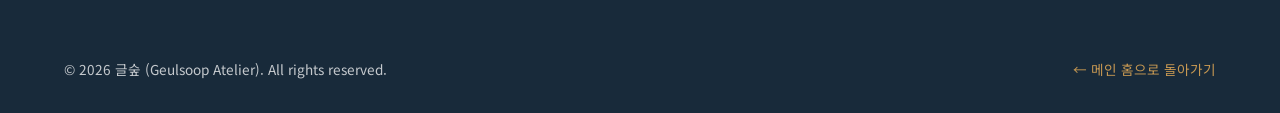
<file: pages/write.html>
<!DOCTYPE html>
<html lang="ko">
<head>
    <meta charset="UTF-8">
    <meta name="viewport" content="width=device-width, initial-scale=1.0">
    <title>창작 및 투고 아틀리에 | 글숲 Literary Atelier</title>
    <meta name="description" content="시, 수필, 소설, 시나리오, 음악 가사 등을 마음껏 집필하고 독자들에게 투고하는 감성 에디터 공간">
    
    <!-- Google Fonts -->
    <link rel="preconnect" href="https://fonts.googleapis.com">
    <link rel="preconnect" href="https://fonts.gstatic.com" crossorigin>
    <link href="https://fonts.googleapis.com/css2?family=Gowun+Batang:wght@400;700&family=Noto+Sans+KR:wght@300;400;500;600;700&display=swap" rel="stylesheet">
    
    <!-- FontAwesome Icons -->
    <link rel="stylesheet" href="https://cdnjs.cloudflare.com/ajax/libs/font-awesome/6.4.0/css/all.min.css">
    
    <!-- Stylesheets -->
    <link rel="stylesheet" href="../css/style.css">
    <link rel="stylesheet" href="../css/components.css">
    <link rel="stylesheet" href="../css/responsive.css">

    <style>
        .editor-container {
            max-width: 900px;
            margin: 0 auto;
            background-color: var(--bg-surface);
            border: 1px solid var(--border-color);
            border-radius: var(--radius-lg);
            padding: 40px;
            box-shadow: var(--shadow-md);
        }

        .form-row-grid {
            display: grid;
            grid-template-columns: 1fr 1fr;
            gap: 20px;
            margin-bottom: 20px;
        }

        .form-group {
            margin-bottom: 24px;
        }

        .form-group label {
            display: block;
            font-size: 0.9rem;
            font-weight: 600;
            color: var(--text-main);
            margin-bottom: 8px;
        }

        .form-control {
            width: 100%;
            padding: 12px 16px;
            border: 1px solid var(--border-color);
            border-radius: var(--radius-md);
            background-color: #FFF;
            font-size: 0.95rem;
            color: var(--text-main);
            transition: all var(--transition-fast);
        }

        .form-control:focus {
            border-color: var(--color-primary);
            box-shadow: 0 0 0 3px rgba(36, 66, 50, 0.1);
        }

        .input-title {
            font-family: var(--font-serif);
            font-size: 1.5rem;
            font-weight: 700;
            padding: 14px 18px;
        }

        /* Preset Template Buttons */
        .template-bar {
            display: flex;
            align-items: center;
            gap: 10px;
            background: rgba(198, 152, 82, 0.08);
            border: 1px solid rgba(198, 152, 82, 0.25);
            padding: 12px 18px;
            border-radius: var(--radius-md);
            margin-bottom: 28px;
            flex-wrap: wrap;
        }

        .template-bar span {
            font-size: 0.85rem;
            font-weight: 600;
            color: var(--color-secondary);
        }

        .template-btn {
            padding: 4px 12px;
            background: #FFF;
            border: 1px solid var(--border-color);
            border-radius: var(--radius-full);
            font-size: 0.8rem;
            color: var(--text-main);
            transition: all var(--transition-fast);
        }

        .template-btn:hover {
            background: var(--color-primary);
            color: #FFF;
            border-color: var(--color-primary);
        }

        /* Editor Toolbar */
        .editor-toolbar {
            display: flex;
            justify-content: space-between;
            align-items: center;
            background: #FFF;
            border: 1px solid var(--border-color);
            border-bottom: none;
            border-radius: var(--radius-md) var(--radius-md) 0 0;
            padding: 8px 16px;
        }

        .editor-format-btn {
            padding: 6px 12px;
            font-size: 0.85rem;
            color: var(--text-muted);
            border-radius: 4px;
        }

        .editor-format-btn:hover {
            background-color: var(--bg-surface);
            color: var(--color-primary);
        }

        .editor-textarea {
            font-family: var(--font-serif);
            font-size: 1.1rem;
            line-height: 2.1;
            min-height: 380px;
            border-radius: 0 0 var(--radius-md) var(--radius-md);
            background-color: #FAF8F5;
            resize: vertical;
        }

        .form-actions-bar {
            display: flex;
            justify-content: space-between;
            align-items: center;
            margin-top: 32px;
            padding-top: 24px;
            border-top: 1px solid var(--border-color);
        }

        .action-left, .action-right {
            display: flex;
            gap: 12px;
        }
    </style>
</head>
<body>
    <!-- Top Header -->
    <header class="site-header">
        <div class="header-container">
            <a href="../index.html" class="logo">
                <span class="logo-icon">🌿</span>
                <div class="logo-text">
                    <span class="brand-title">글숲</span>
                    <span class="brand-subtitle">LITERARY ATELIER</span>
                </div>
            </a>

            <nav class="main-nav">
                <ul class="nav-list">
                    <li><a href="../index.html" class="nav-link"><i class="fa-solid fa-house"></i> 홈</a></li>
                    <li><a href="gallery.html" class="nav-link"><i class="fa-solid fa-book-open"></i> 작품 관람</a></li>
                    <li><a href="lounge.html" class="nav-link"><i class="fa-solid fa-feather-pointed"></i> 작가 라운지</a></li>
                    <li><a href="write.html" class="nav-link active highlight-link"><i class="fa-solid fa-pen-nib"></i> 창작 및 투고</a></li>
                </ul>
            </nav>

            <div class="header-actions">
                <a href="../index.html" class="btn btn-outline"><i class="fa-solid fa-house"></i> 메인으로</a>
            </div>
        </div>
    </header>

    <!-- Main Content -->
    <main class="main-content" style="padding: 48px 0;">
        <div class="section-container">
            
            <div class="slider-header-title">
                <span class="badge badge-accent">CREATIVE ATELIER</span>
                <h2>당신의 마음을 글로 지어주세요</h2>
                <p>시 한 구절, 에세이 한 장, 노랫말과 대본까지. 글숲에서는 누구든 작가가 됩니다.</p>
            </div>

            <!-- Editor Form Card -->
            <div class="editor-container">
                
                <!-- Quick Preset Test Templates -->
                <div class="template-bar">
                    <span><i class="fa-solid fa-wand-magic-sparkles"></i> 빠른 테스트용 샘플 템플릿:</span>
                    <button type="button" class="template-btn" data-template="verse">🌿 시(운문) 예시 넣기</button>
                    <button type="button" class="template-btn" data-template="prose">📖 에세이(산문) 예시 넣기</button>
                    <button type="button" class="template-btn" data-template="music">🎵 노랫말(가사) 예시 넣기</button>
                    <button type="button" class="template-btn" data-template="drama">🎬 시나리오(대본) 예시 넣기</button>
                </div>

                <form id="writeForm">
                    
                    <!-- Title -->
                    <div class="form-group">
                        <label for="writeTitle">작품 제목 <span style="color:#E74C3C;">*</span></label>
                        <input type="text" id="writeTitle" class="form-control input-title" placeholder="작품의 아름다운 제목을 입력하세요..." required>
                    </div>

                    <!-- Author & Bio -->
                    <div class="form-row-grid">
                        <div class="form-group">
                            <label for="writeAuthor">필명 / 작가명</label>
                            <input type="text" id="writeAuthor" class="form-control" placeholder="예: 한가람 (미입력 시 아마추어 작가)" value="아마추어 작가">
                        </div>
                        <div class="form-group">
                            <label for="writeAuthorBio">작가 한마디 / 프로필 소개</label>
                            <input type="text" id="writeAuthorBio" class="form-control" placeholder="예: 시의 은유 속에서 삶의 온기를 찾습니다." value="글숲에서 다정한 서사를 지어가는 창작자입니다.">
                        </div>
                    </div>

                    <!-- Genre Selection (Primary & Subgenre) -->
                    <div class="form-row-grid">
                        <div class="form-group">
                            <label for="writePrimaryGenre">대장르 선택 <span style="color:#E74C3C;">*</span></label>
                            <select id="writePrimaryGenre" class="form-control" required>
                                <option value="verse">🌿 운문 (시 / 시조 / 동시 / 디카시)</option>
                                <option value="prose">📖 산문 (수필 / 단편소설 / 에세이)</option>
                                <option value="drama">🎬 극/영상 (시나리오 / 희곡 / 대본)</option>
                                <option value="music">🎵 기타/음악 (가사 / 팟캐스트)</option>
                            </select>
                        </div>
                        <div class="form-group">
                            <label for="writeSubGenre">세부 장르 선택 <span style="color:#E74C3C;">*</span></label>
                            <select id="writeSubGenre" class="form-control" required>
                                <!-- Dynamically populated by JS -->
                            </select>
                        </div>
                    </div>

                    <!-- Tags & Snippet -->
                    <div class="form-row-grid">
                        <div class="form-group">
                            <label for="writeTags">태그 입력 (쉼표 또는 # 구분)</label>
                            <input type="text" id="writeTags" class="form-control" placeholder="예: #가을시, #위로, #에세이, #작사">
                        </div>
                        <div class="form-group">
                            <label for="writeSnippet">한 줄 요약 (카드 미리보기 문장)</label>
                            <input type="text" id="writeSnippet" class="form-control" placeholder="작품을 대표하는 서정적인 한 줄 문장을 적어주세요.">
                        </div>
                    </div>

                    <!-- Editor Textarea & Formatting Toolbar -->
                    <div class="form-group">
                        <label for="writeContent">작품 본문 작성 <span style="color:#E74C3C;">*</span></label>
                        
                        <div class="editor-toolbar">
                            <div>
                                <button type="button" class="editor-format-btn" data-action="left" title="좌측 정렬"><i class="fa-solid fa-align-left"></i> 좌측</button>
                                <button type="button" class="editor-format-btn" data-action="center" title="중앙 정렬 (시 권장)"><i class="fa-solid fa-align-center"></i> 중앙(시)</button>
                                <button type="button" class="editor-format-btn" data-action="bold" title="볼드/강조"><i class="fa-solid fa-bold"></i> 강조</button>
                                <button type="button" class="editor-format-btn" data-action="quote" title="인용구 넣기"><i class="fa-solid fa-quote-left"></i> 인용구</button>
                            </div>
                            <span style="font-size: 0.8rem; color: var(--text-light);">* '중앙' 버튼으로 시/가사 운율 정렬 가능</span>
                        </div>

                        <textarea id="writeContent" class="form-control editor-textarea" placeholder="이곳에 마음을 담은 아름다운 글로 이야기를 적어보세요..." required></textarea>
                    </div>

                    <!-- Actions Bar -->
                    <div class="form-actions-bar">
                        <div class="action-left">
                            <button type="button" class="btn btn-outline" id="btnDraftSave">
                                <i class="fa-regular fa-floppy-disk"></i> 임시 저장
                            </button>
                            <button type="button" class="btn btn-outline" id="btnLoadDraft" style="display: none;">
                                <i class="fa-solid fa-folder-open"></i> 임시원고 불러오기
                            </button>
                        </div>
                        <div class="action-right">
                            <button type="button" class="btn btn-outline-dark" id="btnLivePreview">
                                <i class="fa-regular fa-eye"></i> 미리보기
                            </button>
                            <button type="submit" class="btn btn-gold btn-lg">
                                <i class="fa-solid fa-paper-plane"></i> 작품 발행하기
                            </button>
                        </div>
                    </div>

                </form>
            </div>
        </div>
    </main>

    <!-- Live Preview Modal -->
    <div class="modal-overlay" id="writePreviewModal">
        <div class="modal-card">
            <div class="modal-header">
                <div class="modal-genre-tag" id="previewGenreTag">운문 · 시</div>
                <button class="modal-close-btn" id="closePreviewModalBtn" aria-label="닫기"><i class="fa-solid fa-xmark"></i></button>
            </div>
            <div class="modal-body">
                <div style="text-align: center; margin-bottom: 8px;">
                    <span class="badge badge-accent">PREVIEW MODE</span>
                </div>
                <h2 class="modal-title" id="previewModalTitle">작품 제목</h2>
                <div class="modal-author-info">
                    <span class="author-name" id="previewModalAuthor">작가명</span>
                    <span class="dot-sep">•</span>
                    <span>오늘 발행 예정</span>
                </div>
                <div class="modal-text-content" id="previewModalText"></div>
                <div class="modal-tags" id="previewModalTags"></div>
            </div>
            <div class="modal-footer">
                <span style="font-size: 0.85rem; color: var(--text-muted);">발행 시 독자들에게 공개되는 실제 화면입니다.</span>
                <button class="btn btn-primary" onclick="document.getElementById('closePreviewModalBtn').click()">창 닫기</button>
            </div>
        </div>
    </div>

    <!-- Site Footer -->
    <footer class="site-footer">
        <div class="footer-container">
            <div class="footer-bottom" style="border: none; padding: 0;">
                <p>&copy; 2026 글숲 (Geulsoop Atelier). All rights reserved.</p>
                <a href="../index.html" style="color: var(--color-gold);">← 메인 홈으로 돌아가기</a>
            </div>
        </div>
    </footer>

    <!-- JS Scripts -->
    <script src="../js/data.js"></script>
    <script src="../js/write.js"></script>
</body>
</html>
</file>
<file: css/style.css>
/* ==========================================================================
   글숲 (Geulsoop) Literature Platform - Core Design System & Global Styles
   ========================================================================== */

/* Design Tokens & CSS Variables */
:root {
    /* Color Palette: Warm Ivory, Forest Green, Deep Navy, Warm Gold */
    --bg-main: #FDFBF7;           /* Warm Ivory Background */
    --bg-surface: #F7F3EC;        /* Soft Paper/Parchment Card Background */
    --bg-surface-hover: #F0EAE1;  /* Hover state background */
    --bg-dark-accent: #1C3326;    /* Deep Forest Green */
    --bg-navy-accent: #182A3A;    /* Elegant Navy */
    
    --color-primary: #244232;       /* Primary Accent (Forest Green) */
    --color-primary-light: #3D6650; /* Hover state primary */
    --color-secondary: #8C6A48;     /* Warm Bronze / Literary Brown */
    --color-gold: #C69852;          /* Warm Gold Accent */
    --color-gold-hover: #AE813D;
    
    --text-main: #2C2825;           /* Rich Dark Charcoal for high readability */
    --text-muted: #6B6560;          /* Subtitle & Muted text */
    --text-light: #948E88;          /* Captions and dates */
    --text-on-dark: #FAF7F2;        /* White/Ivory text on dark backgrounds */

    --border-color: #E6E0D6;        /* Subtle divider borders */
    --border-color-dark: #324A3D;   
    
    --shadow-sm: 0 2px 8px rgba(44, 40, 37, 0.04);
    --shadow-md: 0 6px 20px rgba(44, 40, 37, 0.07);
    --shadow-lg: 0 12px 32px rgba(36, 66, 50, 0.12);
    --shadow-hover: 0 16px 36px rgba(36, 66, 50, 0.16);

    /* Fonts */
    --font-serif: 'Gowun Batang', 'Noto Serif KR', Georgia, serif;
    --font-sans: 'Noto Sans KR', -apple-system, BlinkMacSystemFont, sans-serif;
    --font-display: 'Playfair Display', Georgia, serif;

    /* Transitions */
    --transition-fast: 0.2s cubic-bezier(0.4, 0, 0.2, 1);
    --transition-normal: 0.35s cubic-bezier(0.4, 0, 0.2, 1);
    --radius-sm: 6px;
    --radius-md: 12px;
    --radius-lg: 20px;
    --radius-full: 9999px;
}

/* Reset & Basic Box Model */
*, *::before, *::after {
    box-sizing: border-box;
    margin: 0;
    padding: 0;
}

html {
    font-size: 16px;
    scroll-behavior: smooth;
}

body {
    font-family: var(--font-sans);
    background-color: var(--bg-main);
    color: var(--text-main);
    line-height: 1.7;
    -webkit-font-smoothing: antialiased;
    overflow-x: hidden;
}

/* Typography Base Setup */
h1, h2, h3, h4, .serif-font {
    font-family: var(--font-serif);
    color: var(--text-main);
    font-weight: 700;
    line-height: 1.35;
}

a {
    color: inherit;
    text-decoration: none;
    transition: color var(--transition-fast);
}

ul, ol {
    list-style: none;
}

button, input, select, textarea {
    font-family: inherit;
    font-size: inherit;
    border: none;
    outline: none;
}

button {
    cursor: pointer;
    background: none;
}

img {
    max-width: 100%;
    height: auto;
    display: block;
}

/* Container Utility */
.section-container {
    width: 100%;
    max-width: 1200px;
    margin: 0 auto;
    padding: 0 24px;
}

/* Section Spacing */
section {
    padding: 64px 0;
}

/* Badge Utilities */
.badge {
    display: inline-flex;
    align-items: center;
    padding: 4px 12px;
    border-radius: var(--radius-full);
    font-size: 0.78rem;
    font-weight: 600;
    letter-spacing: 0.05em;
    text-transform: uppercase;
}

.badge-accent {
    background-color: rgba(198, 152, 82, 0.15);
    color: var(--color-gold);
    border: 1px solid rgba(198, 152, 82, 0.3);
}

.badge-genre {
    background-color: rgba(36, 66, 50, 0.08);
    color: var(--color-primary);
    font-family: var(--font-serif);
}

/* Layout Columns */
.two-column-layout {
    display: grid;
    grid-template-columns: 1fr 1fr;
    gap: 32px;
}

/* Section Headings */
.section-heading {
    display: flex;
    justify-content: space-between;
    align-items: flex-end;
    margin-bottom: 36px;
    padding-bottom: 16px;
    border-bottom: 1px solid var(--border-color);
}

.section-heading h2 {
    font-size: 2rem;
    color: var(--color-primary);
    margin-bottom: 6px;
}

.section-heading p {
    color: var(--text-muted);
    font-size: 0.98rem;
}
</file>
<file: css/components.css>
/* ==========================================================================
   글숲 (Geulsoop) Components & UI Styling (Updated Phase 4 Final)
   ========================================================================== */

/* --------------------------------------------------------------------------
   1. Site Header & Navigation
   -------------------------------------------------------------------------- */
.site-header {
    position: sticky;
    top: 0;
    z-index: 1000;
    background-color: rgba(253, 251, 247, 0.92);
    backdrop-filter: blur(12px);
    -webkit-backdrop-filter: blur(12px);
    border-bottom: 1px solid var(--border-color);
    transition: all var(--transition-normal);
}

.header-container {
    max-width: 1240px;
    margin: 0 auto;
    padding: 14px 24px;
    display: flex;
    align-items: center;
    justify-content: space-between;
}

.logo {
    display: flex;
    align-items: center;
    gap: 12px;
}

.logo-icon {
    font-size: 1.8rem;
    line-height: 1;
}

.logo-text {
    display: flex;
    flex-direction: column;
}

.brand-title {
    font-family: var(--font-serif);
    font-size: 1.5rem;
    font-weight: 700;
    color: var(--color-primary);
    letter-spacing: 0.05em;
    line-height: 1.1;
}

.brand-subtitle {
    font-size: 0.65rem;
    font-weight: 600;
    color: var(--color-gold);
    letter-spacing: 0.18em;
}

/* Nav Menu */
.main-nav .nav-list {
    display: flex;
    align-items: center;
    gap: 28px;
}

.nav-link {
    font-size: 0.95rem;
    font-weight: 500;
    color: var(--text-muted);
    padding: 6px 4px;
    position: relative;
    display: flex;
    align-items: center;
    gap: 6px;
}

.nav-link i {
    font-size: 0.9rem;
    opacity: 0.7;
}

.nav-link:hover, .nav-link.active {
    color: var(--color-primary);
}

.nav-link.active::after {
    content: '';
    position: absolute;
    bottom: -16px;
    left: 0;
    width: 100%;
    height: 2px;
    background-color: var(--color-primary);
    border-radius: 2px;
}

.nav-link.highlight-link {
    color: var(--color-gold);
    font-weight: 600;
}

/* Search & Actions */
.header-actions {
    display: flex;
    align-items: center;
    gap: 14px;
}

.search-box {
    display: flex;
    align-items: center;
    background-color: var(--bg-surface);
    border: 1px solid var(--border-color);
    border-radius: var(--radius-full);
    padding: 6px 14px;
    width: 200px;
    transition: all var(--transition-fast);
}

.search-box:focus-within {
    width: 250px;
    border-color: var(--color-primary);
    background-color: #FFF;
    box-shadow: 0 0 0 3px rgba(36, 66, 50, 0.1);
}

.search-box input {
    background: none;
    width: 100%;
    font-size: 0.85rem;
    color: var(--text-main);
}

.search-box button {
    color: var(--text-muted);
}

/* Buttons */
.btn {
    display: inline-flex;
    align-items: center;
    justify-content: center;
    gap: 8px;
    padding: 9px 20px;
    border-radius: var(--radius-md);
    font-size: 0.9rem;
    font-weight: 500;
    transition: all var(--transition-fast);
    text-decoration: none;
}

.btn-primary {
    background-color: var(--color-primary);
    color: var(--text-on-dark);
}

.btn-primary:hover {
    background-color: var(--color-primary-light);
    transform: translateY(-1px);
    box-shadow: var(--shadow-sm);
}

.btn-outline {
    background: transparent;
    border: 1px solid var(--border-color);
    color: var(--text-main);
}

.btn-outline:hover {
    border-color: var(--color-primary);
    color: var(--color-primary);
    background-color: var(--bg-surface);
}

.btn-outline-dark {
    background: transparent;
    border: 1px solid var(--border-color-dark);
    color: var(--color-primary);
    padding: 10px 24px;
    border-radius: var(--radius-full);
}

.btn-outline-dark:hover {
    background-color: var(--color-primary);
    color: var(--text-on-dark);
}

.btn-gold {
    background-color: var(--color-gold);
    color: #FFF;
    font-weight: 600;
}

.btn-gold:hover {
    background-color: var(--color-gold-hover);
    transform: translateY(-2px);
    box-shadow: var(--shadow-md);
}

.btn-lg {
    padding: 14px 32px;
    font-size: 1rem;
    border-radius: var(--radius-lg);
}

.mobile-menu-toggle {
    display: none;
    font-size: 1.4rem;
    color: var(--text-main);
}

/* --------------------------------------------------------------------------
   2. Hero Featured Slider Banner
   -------------------------------------------------------------------------- */
.hero-slider-section {
    padding-top: 32px;
    padding-bottom: 48px;
}

.slider-header-title {
    text-align: center;
    margin-bottom: 28px;
}

.slider-header-title h2 {
    font-size: 2.2rem;
    margin: 8px 0 4px 0;
    color: var(--color-primary);
}

.slider-header-title p {
    color: var(--text-muted);
    font-size: 0.95rem;
}

.slider-wrapper {
    position: relative;
    border-radius: var(--radius-lg);
    overflow: hidden;
    box-shadow: var(--shadow-lg);
    background-color: var(--bg-dark-accent);
    color: var(--text-on-dark);
    min-height: 380px;
}

.slides-container {
    display: flex;
    transition: transform var(--transition-normal);
    width: 100%;
}

.slide-item {
    min-width: 100%;
    display: grid;
    grid-template-columns: 1.2fr 0.8fr;
    background: linear-gradient(135deg, rgba(24, 42, 58, 0.95) 0%, rgba(28, 51, 38, 0.95) 100%);
    position: relative;
}

.slide-content {
    padding: 56px 48px;
    display: flex;
    flex-direction: column;
    justify-content: center;
    z-index: 2;
}

.slide-meta {
    display: flex;
    align-items: center;
    gap: 12px;
    margin-bottom: 16px;
}

.slide-genre {
    background: rgba(255, 255, 255, 0.15);
    color: var(--color-gold);
    padding: 4px 14px;
    border-radius: var(--radius-full);
    font-size: 0.8rem;
    font-family: var(--font-serif);
}

.slide-author {
    font-size: 0.9rem;
    color: rgba(255, 255, 255, 0.8);
}

.slide-title {
    font-family: var(--font-serif);
    font-size: 2.4rem;
    color: #FFF;
    margin-bottom: 16px;
    line-height: 1.25;
}

.slide-excerpt {
    font-family: var(--font-serif);
    font-size: 1.1rem;
    color: rgba(255, 255, 255, 0.88);
    margin-bottom: 28px;
    font-style: italic;
    line-height: 1.8;
    display: -webkit-box;
    -webkit-line-clamp: 3;
    -webkit-box-orient: vertical;
    overflow: hidden;
}

.slide-cover-art {
    position: relative;
    display: flex;
    align-items: center;
    justify-content: center;
    padding: 40px;
    overflow: hidden;
    background: radial-gradient(circle at center, rgba(198, 152, 82, 0.2) 0%, transparent 70%);
}

.cover-card-mock {
    width: 220px;
    height: 300px;
    background-color: #F7F3EC;
    border-radius: var(--radius-md);
    box-shadow: 0 16px 36px rgba(0, 0, 0, 0.4);
    padding: 24px;
    display: flex;
    flex-direction: column;
    justify-content: space-between;
    color: var(--text-main);
    transform: rotate(2deg);
    transition: transform var(--transition-normal);
}

.slide-item:hover .cover-card-mock {
    transform: rotate(0deg) scale(1.03);
}

.cover-title {
    font-family: var(--font-serif);
    font-size: 1.3rem;
    font-weight: 700;
    color: var(--color-primary);
    border-bottom: 2px solid var(--color-gold);
    padding-bottom: 8px;
}

.cover-author {
    font-size: 0.85rem;
    color: var(--text-muted);
    text-align: right;
}

/* Slider Controls */
.slider-nav {
    position: absolute;
    top: 50%;
    transform: translateY(-50%);
    width: 44px;
    height: 44px;
    border-radius: 50%;
    background: rgba(255, 255, 255, 0.2);
    color: #FFF;
    backdrop-filter: blur(4px);
    display: flex;
    align-items: center;
    justify-content: center;
    z-index: 10;
    transition: all var(--transition-fast);
}

.slider-nav:hover {
    background: rgba(255, 255, 255, 0.4);
    transform: translateY(-50%) scale(1.1);
}

.prev-btn { left: 20px; }
.next-btn { right: 20px; }

.slider-dots {
    position: absolute;
    bottom: 20px;
    left: 50%;
    transform: translateX(-50%);
    display: flex;
    gap: 8px;
    z-index: 10;
}

.dot {
    width: 10px;
    height: 10px;
    border-radius: 50%;
    background: rgba(255, 255, 255, 0.35);
    cursor: pointer;
    transition: all var(--transition-fast);
}

.dot.active {
    width: 28px;
    border-radius: var(--radius-full);
    background: var(--color-gold);
}

/* --------------------------------------------------------------------------
   3. Literary Quote Bar
   -------------------------------------------------------------------------- */
.quote-bar-section {
    padding: 16px 0 32px 0;
}

.quote-card {
    background-color: var(--bg-surface);
    border: 1px solid var(--border-color);
    border-radius: var(--radius-md);
    padding: 32px 40px;
    text-align: center;
    position: relative;
}

.quote-icon {
    font-size: 1.8rem;
    color: var(--color-gold);
    opacity: 0.6;
    margin-bottom: 12px;
}

.quote-text {
    font-family: var(--font-serif);
    font-size: 1.25rem;
    color: var(--text-main);
    line-height: 1.6;
    margin-bottom: 12px;
}

.quote-author {
    font-size: 0.9rem;
    color: var(--text-muted);
    font-style: normal;
}

/* --------------------------------------------------------------------------
   4. Popular Works & Gallery Controls
   -------------------------------------------------------------------------- */
.genre-tabs {
    display: flex;
    gap: 8px;
    flex-wrap: wrap;
}

.tab-btn {
    padding: 8px 18px;
    border-radius: var(--radius-full);
    font-size: 0.88rem;
    color: var(--text-muted);
    background-color: var(--bg-surface);
    border: 1px solid var(--border-color);
    transition: all var(--transition-fast);
}

.tab-btn:hover {
    color: var(--color-primary);
    background-color: var(--bg-surface-hover);
}

.tab-btn.active {
    background-color: var(--color-primary);
    color: #FFF;
    border-color: var(--color-primary);
    font-weight: 500;
}

/* Gallery Filter Bar */
.gallery-filter-toolbar {
    display: flex;
    justify-content: space-between;
    align-items: center;
    margin-bottom: 24px;
    padding: 16px 20px;
    background-color: var(--bg-surface);
    border: 1px solid var(--border-color);
    border-radius: var(--radius-md);
    gap: 16px;
    flex-wrap: wrap;
}

.subgenre-pills {
    display: flex;
    gap: 8px;
    flex-wrap: wrap;
}

.subgenre-pill {
    padding: 4px 14px;
    border-radius: var(--radius-full);
    font-size: 0.82rem;
    color: var(--text-muted);
    background-color: #FFF;
    border: 1px solid var(--border-color);
    transition: all var(--transition-fast);
    cursor: pointer;
}

.subgenre-pill:hover, .subgenre-pill.active {
    background-color: var(--color-secondary);
    color: #FFF;
    border-color: var(--color-secondary);
}

.gallery-controls {
    display: flex;
    align-items: center;
    gap: 16px;
    flex-wrap: wrap;
}

.sort-select-box select {
    padding: 6px 14px;
    border-radius: var(--radius-md);
    border: 1px solid var(--border-color);
    background-color: #FFF;
    color: var(--text-main);
    font-size: 0.88rem;
}

.view-toggle-btns {
    display: flex;
    border: 1px solid var(--border-color);
    border-radius: var(--radius-sm);
    overflow: hidden;
}

.view-btn {
    padding: 6px 12px;
    background: #FFF;
    color: var(--text-muted);
    font-size: 0.9rem;
}

.view-btn.active {
    background: var(--color-primary);
    color: #FFF;
}

/* Cards Grid & List View */
.cards-grid {
    display: grid;
    grid-template-columns: repeat(auto-fill, minmax(350px, 1fr));
    gap: 24px;
    margin-bottom: 40px;
}

.list-rows {
    display: flex;
    flex-direction: column;
    gap: 12px;
    margin-bottom: 40px;
}

.work-list-item {
    background-color: var(--bg-surface);
    border: 1px solid var(--border-color);
    border-radius: var(--radius-md);
    padding: 16px 24px;
    display: flex;
    justify-content: space-between;
    align-items: center;
    cursor: pointer;
    transition: all var(--transition-fast);
}

.work-list-item:hover {
    background-color: #FFF;
    border-color: var(--color-primary);
    transform: translateX(4px);
}

.list-item-left {
    display: flex;
    align-items: center;
    gap: 16px;
}

.list-item-title {
    font-family: var(--font-serif);
    font-size: 1.1rem;
    color: var(--text-main);
}

.list-item-author {
    font-size: 0.85rem;
    color: var(--text-muted);
}

.list-item-right {
    display: flex;
    align-items: center;
    gap: 20px;
}

.list-item-date {
    font-size: 0.82rem;
    color: var(--text-light);
}

.work-card {
    background-color: var(--bg-surface);
    border: 1px solid var(--border-color);
    border-radius: var(--radius-md);
    padding: 24px;
    display: flex;
    flex-direction: column;
    justify-content: space-between;
    transition: all var(--transition-normal);
    cursor: pointer;
    position: relative;
}

.work-card:hover {
    transform: translateY(-4px);
    box-shadow: var(--shadow-md);
    border-color: rgba(36, 66, 50, 0.3);
    background-color: #FFF;
}

.card-top {
    display: flex;
    justify-content: space-between;
    align-items: center;
    margin-bottom: 14px;
}

.card-genre-badge {
    font-family: var(--font-serif);
    font-size: 0.78rem;
    color: var(--color-secondary);
    background: rgba(140, 106, 72, 0.1);
    padding: 3px 10px;
    border-radius: var(--radius-sm);
}

.card-title {
    font-family: var(--font-serif);
    font-size: 1.3rem;
    color: var(--text-main);
    margin-bottom: 10px;
    line-height: 1.3;
}

.card-snippet {
    font-family: var(--font-serif);
    font-size: 0.95rem;
    color: var(--text-muted);
    line-height: 1.65;
    margin-bottom: 20px;
    display: -webkit-box;
    -webkit-line-clamp: 3;
    -webkit-box-orient: vertical;
    overflow: hidden;
}

.card-bottom {
    display: flex;
    justify-content: space-between;
    align-items: center;
    padding-top: 14px;
    border-top: 1px dashed var(--border-color);
}

.author-meta {
    display: flex;
    align-items: center;
    gap: 8px;
}

.author-avatar {
    width: 28px;
    height: 28px;
    border-radius: 50%;
    background-color: var(--color-primary-light);
    color: #FFF;
    display: flex;
    align-items: center;
    justify-content: center;
    font-size: 0.75rem;
    font-weight: 600;
}

.author-name {
    font-size: 0.88rem;
    font-weight: 500;
    color: var(--text-main);
}

.card-stats {
    display: flex;
    align-items: center;
    gap: 12px;
    font-size: 0.82rem;
    color: var(--text-light);
}

.empty-gallery-state {
    grid-column: 1 / -1;
    text-align: center;
    padding: 64px 20px;
    color: var(--text-muted);
    background-color: var(--bg-surface);
    border-radius: var(--radius-md);
    border: 1px dashed var(--border-color);
}

.empty-gallery-state i {
    font-size: 3rem;
    margin-bottom: 16px;
    color: var(--color-gold);
}

/* --------------------------------------------------------------------------
   5. Reading & Detail Modal + Comments Section
   -------------------------------------------------------------------------- */
.modal-overlay {
    position: fixed;
    top: 0;
    left: 0;
    width: 100vw;
    height: 100vh;
    background: rgba(18, 28, 22, 0.65);
    backdrop-filter: blur(6px);
    z-index: 2000;
    display: flex;
    align-items: center;
    justify-content: center;
    opacity: 0;
    visibility: hidden;
    transition: all var(--transition-normal);
}

.modal-overlay.active {
    opacity: 1;
    visibility: visible;
}

.modal-card {
    width: 90%;
    max-width: 800px;
    max-height: 90vh;
    background-color: #FAF8F5;
    border-radius: var(--radius-lg);
    box-shadow: 0 24px 48px rgba(0, 0, 0, 0.3);
    display: flex;
    flex-direction: column;
    overflow: hidden;
    transform: translateY(20px);
    transition: transform var(--transition-normal);
}

.modal-overlay.active .modal-card {
    transform: translateY(0);
}

.modal-header {
    display: flex;
    justify-content: space-between;
    align-items: center;
    padding: 16px 24px;
    border-bottom: 1px solid var(--border-color);
}

.modal-genre-tag {
    font-family: var(--font-serif);
    font-size: 0.85rem;
    color: var(--color-secondary);
    font-weight: 600;
}

.modal-close-btn {
    font-size: 1.2rem;
    color: var(--text-muted);
    padding: 4px;
}

.modal-toolbar {
    display: flex;
    justify-content: space-between;
    align-items: center;
    padding: 8px 24px;
    background-color: rgba(0,0,0,0.02);
    border-bottom: 1px dashed var(--border-color);
}

.font-controls button {
    font-size: 0.85rem;
    font-weight: 600;
    padding: 2px 8px;
    border: 1px solid var(--border-color);
    border-radius: 4px;
    margin-right: 4px;
}

.theme-controls {
    display: flex;
    gap: 8px;
}

.theme-dot {
    width: 18px;
    height: 18px;
    border-radius: 50%;
    border: 2px solid transparent;
    cursor: pointer;
}

.theme-dot.ivory { background-color: #FAF8F5; border-color: #CCC; }
.theme-dot.warm { background-color: #EFEAE2; }
.theme-dot.dark { background-color: #222B26; }
.theme-dot.active { border-color: var(--color-primary); }

.modal-body {
    padding: 36px 48px;
    overflow-y: auto;
    flex-grow: 1;
}

.modal-title {
    font-size: 2rem;
    font-family: var(--font-serif);
    color: var(--text-main);
    margin-bottom: 12px;
    text-align: center;
}

.modal-author-info {
    text-align: center;
    font-size: 0.9rem;
    color: var(--text-muted);
    margin-bottom: 24px;
}

.modal-text-content {
    font-family: var(--font-serif);
    font-size: 1.1rem;
    line-height: 2.1;
    color: #262422;
    white-space: pre-line;
    margin-bottom: 32px;
}

.modal-tags {
    display: flex;
    gap: 8px;
    flex-wrap: wrap;
    margin-bottom: 28px;
}

.modal-tag {
    font-size: 0.8rem;
    color: var(--color-primary);
    background-color: rgba(36, 66, 50, 0.08);
    padding: 2px 10px;
    border-radius: var(--radius-full);
}

/* Comments Section Styling */
.comments-section {
    padding-top: 24px;
    border-top: 2px solid var(--border-color);
}

.comments-header-title {
    font-family: var(--font-serif);
    font-size: 1.25rem;
    color: var(--color-primary);
    margin-bottom: 16px;
    display: flex;
    align-items: center;
    gap: 8px;
}

.comment-form-box {
    background: #FFF;
    border: 1px solid var(--border-color);
    border-radius: var(--radius-md);
    padding: 16px;
    margin-bottom: 24px;
}

.comment-inputs-row input {
    padding: 6px 12px;
    border: 1px solid var(--border-color);
    border-radius: var(--radius-sm);
    font-size: 0.85rem;
    width: 180px;
}

.comment-textarea-box textarea {
    width: 100%;
    height: 64px;
    border: 1px solid var(--border-color);
    border-radius: var(--radius-sm);
    padding: 10px;
    font-size: 0.9rem;
    resize: none;
    margin-bottom: 8px;
}

.comment-form-footer {
    display: flex;
    justify-content: flex-end;
}

.comments-list-container {
    display: flex;
    flex-direction: column;
    gap: 14px;
}

.comment-item {
    display: flex;
    gap: 12px;
    padding-bottom: 14px;
    border-bottom: 1px solid rgba(0,0,0,0.05);
}

.comment-avatar {
    width: 32px;
    height: 32px;
    border-radius: 50%;
    background: var(--color-secondary);
    color: #FFF;
    display: flex;
    align-items: center;
    justify-content: center;
    font-size: 0.85rem;
    font-weight: 600;
    flex-shrink: 0;
}

.comment-header {
    display: flex;
    align-items: center;
    gap: 8px;
    margin-bottom: 4px;
}

.comment-author {
    font-size: 0.9rem;
    font-weight: 600;
    color: var(--text-main);
}

.comment-date {
    font-size: 0.78rem;
    color: var(--text-light);
}

.comment-body {
    font-size: 0.92rem;
    color: var(--text-main);
    line-height: 1.5;
}

.btn-comment-delete {
    background: none;
    border: none;
    font-size: 0.78rem;
    color: var(--text-light);
    cursor: pointer;
    padding: 2px 6px;
    border-radius: 4px;
    transition: all var(--transition-fast);
}

.btn-comment-delete:hover {
    color: #E74C3C;
    background-color: rgba(231, 76, 60, 0.1);
}

.modal-footer {
    padding: 16px 24px;
    border-top: 1px solid var(--border-color);
    display: flex;
    justify-content: space-between;
    align-items: center;
    background-color: rgba(0,0,0,0.01);
}

.modal-stats {
    display: flex;
    align-items: center;
    gap: 16px;
}

.btn-like {
    font-size: 1rem;
    color: #E74C3C;
    display: flex;
    align-items: center;
    gap: 6px;
    cursor: pointer;
}

/* Reading Themes */
.modal-card.theme-warm {
    background-color: #EFEAE2;
}

.modal-card.theme-dark {
    background-color: #1F2823;
    color: #E2DDD5;
}
.modal-card.theme-dark .modal-title,
.modal-card.theme-dark .modal-text-content {
    color: #EAE6DF;
}

/* --------------------------------------------------------------------------
   6. Site Footer
   -------------------------------------------------------------------------- */
.site-footer {
    background-color: var(--bg-navy-accent);
    color: rgba(255, 255, 255, 0.75);
    padding: 64px 0 32px 0;
    border-top: 1px solid var(--border-color-dark);
}

.footer-container {
    max-width: 1200px;
    margin: 0 auto;
    padding: 0 24px;
}

.footer-top {
    display: grid;
    grid-template-columns: 1.2fr 2fr;
    gap: 48px;
    margin-bottom: 48px;
}

.footer-brand .brand-title {
    color: #FFF;
}

.footer-desc {
    margin-top: 12px;
    font-size: 0.9rem;
    line-height: 1.6;
    color: rgba(255, 255, 255, 0.65);
}

.footer-links-group {
    display: grid;
    grid-template-columns: repeat(3, 1fr);
    gap: 24px;
}

.footer-col h4 {
    color: #FFF;
    font-size: 0.95rem;
    margin-bottom: 16px;
    font-family: var(--font-sans);
    font-weight: 600;
}

.footer-col ul li {
    margin-bottom: 10px;
}

.footer-col ul a {
    font-size: 0.88rem;
    color: rgba(255, 255, 255, 0.65);
}

.footer-col ul a:hover {
    color: var(--color-gold);
}

.footer-bottom {
    display: flex;
    justify-content: space-between;
    align-items: center;
    padding-top: 24px;
    border-top: 1px solid rgba(255, 255, 255, 0.1);
    font-size: 0.85rem;
}
</file>
<file: css/responsive.css>
/* ==========================================================================
   글숲 (Geulsoop) Responsive Stylesheet
   ========================================================================== */

/* Mobile Navigation Drawer Base */
.mobile-nav-drawer {
    position: fixed;
    top: 0;
    right: -300px;
    width: 280px;
    height: 100vh;
    background-color: var(--bg-main);
    box-shadow: -4px 0 20px rgba(0, 0, 0, 0.15);
    z-index: 1500;
    transition: right var(--transition-normal);
    padding: 24px;
    display: flex;
    flex-direction: column;
}

.mobile-nav-drawer.open {
    right: 0;
}

.mobile-nav-header {
    display: flex;
    justify-content: space-between;
    align-items: center;
    padding-bottom: 20px;
    border-bottom: 1px solid var(--border-color);
    margin-bottom: 24px;
}

.mobile-nav-header button {
    font-size: 1.4rem;
    color: var(--text-main);
}

.mobile-nav-list li {
    margin-bottom: 18px;
}

.mobile-nav-list a {
    font-size: 1.1rem;
    font-weight: 500;
    color: var(--text-main);
    display: flex;
    align-items: center;
    gap: 10px;
}

.mobile-nav-list a.active {
    color: var(--color-primary);
    font-weight: 700;
}

.mobile-actions {
    margin-top: auto;
    padding-top: 20px;
}

.btn-block {
    width: 100%;
}

/* Responsive Media Queries */
@media (max-width: 1024px) {
    .slide-item {
        grid-template-columns: 1fr;
    }
    
    .slide-cover-art {
        display: none;
    }

    .two-column-layout {
        grid-template-columns: 1fr;
    }

    .footer-top {
        grid-template-columns: 1fr;
        gap: 32px;
    }
}

@media (max-width: 768px) {
    .main-nav, .header-actions .search-box, .header-actions #loginBtn {
        display: none;
    }

    .mobile-menu-toggle {
        display: block;
    }

    .section-heading {
        flex-direction: column;
        align-items: flex-start;
        gap: 16px;
    }

    .genre-tabs {
        width: 100%;
        overflow-x: auto;
        white-space: nowrap;
        padding-bottom: 8px;
    }

    .cards-grid {
        grid-template-columns: 1fr;
    }

    .cta-content {
        flex-direction: column;
        text-align: center;
    }

    .modal-body {
        padding: 24px 20px;
    }

    .modal-title {
        font-size: 1.5rem;
    }

    .footer-links-group {
        grid-template-columns: 1fr;
        gap: 24px;
    }

    .footer-bottom {
        flex-direction: column;
        gap: 16px;
        text-align: center;
    }
}
</file>
